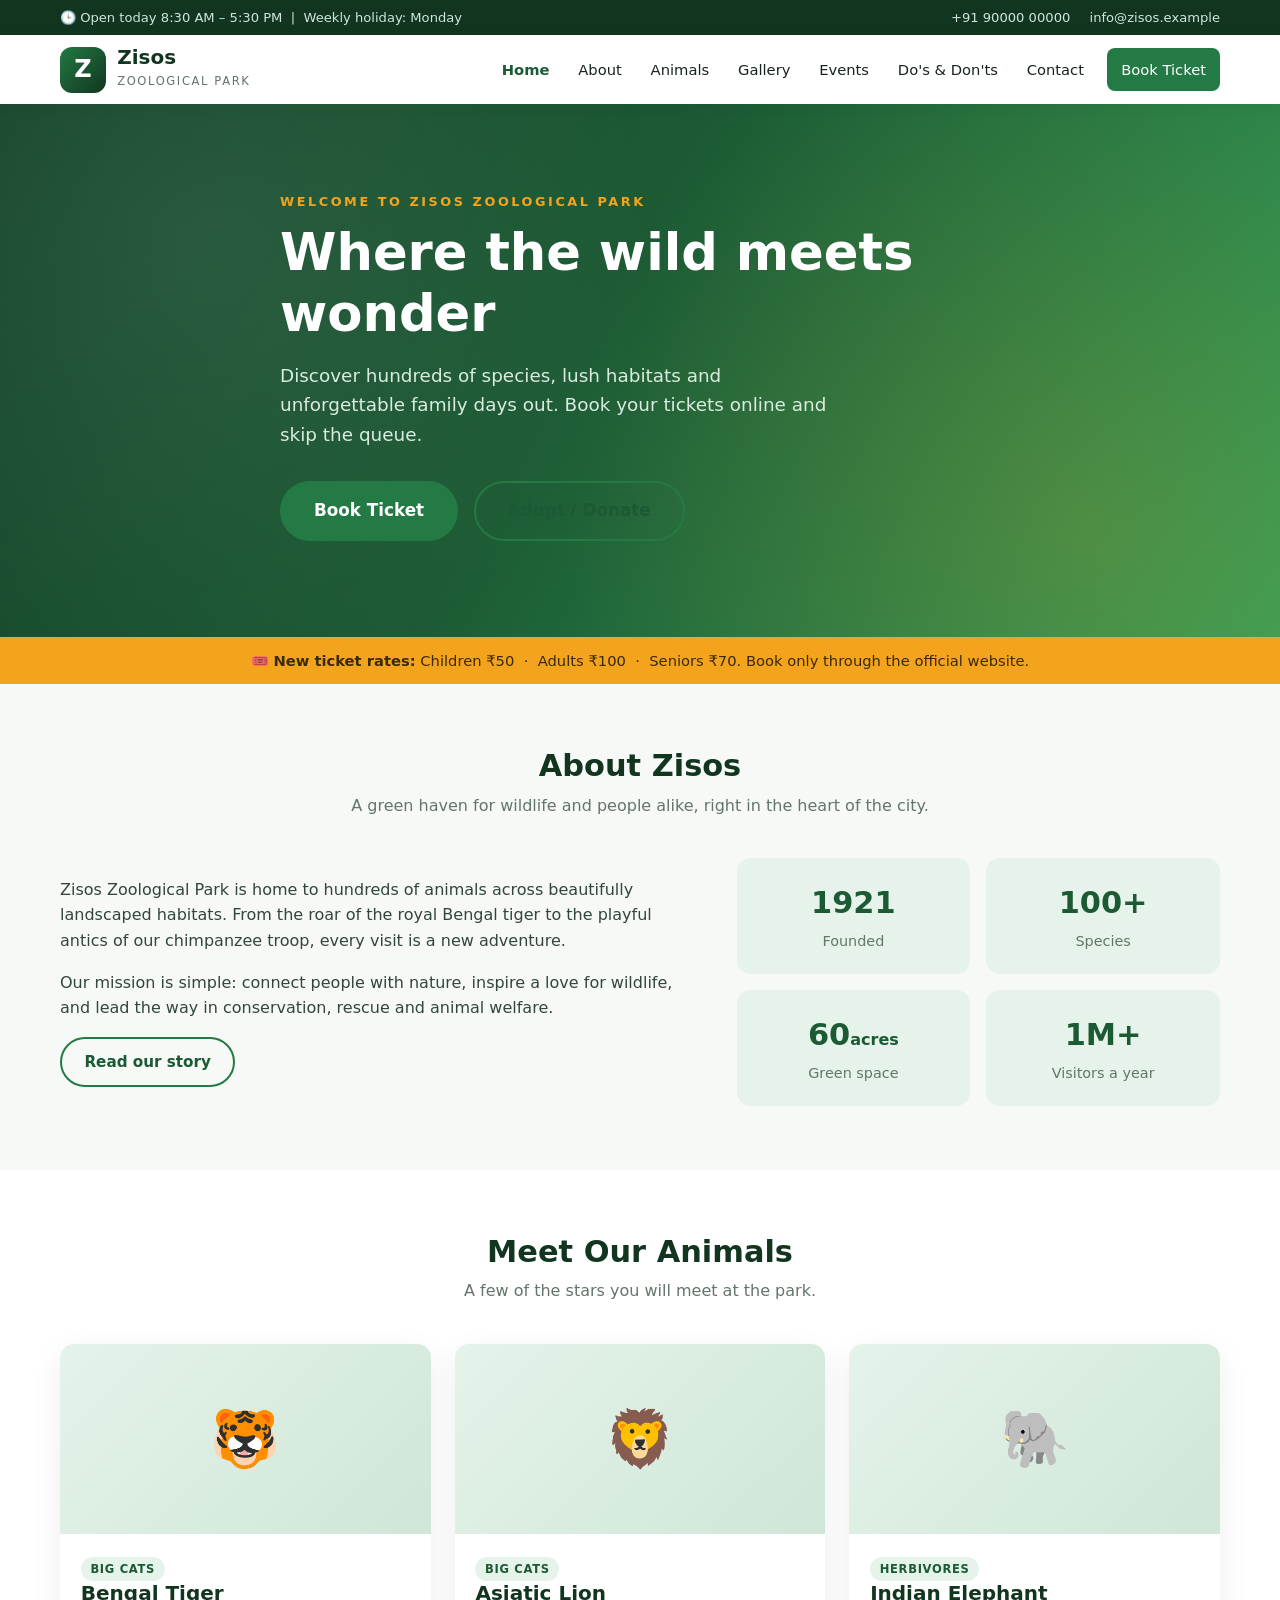
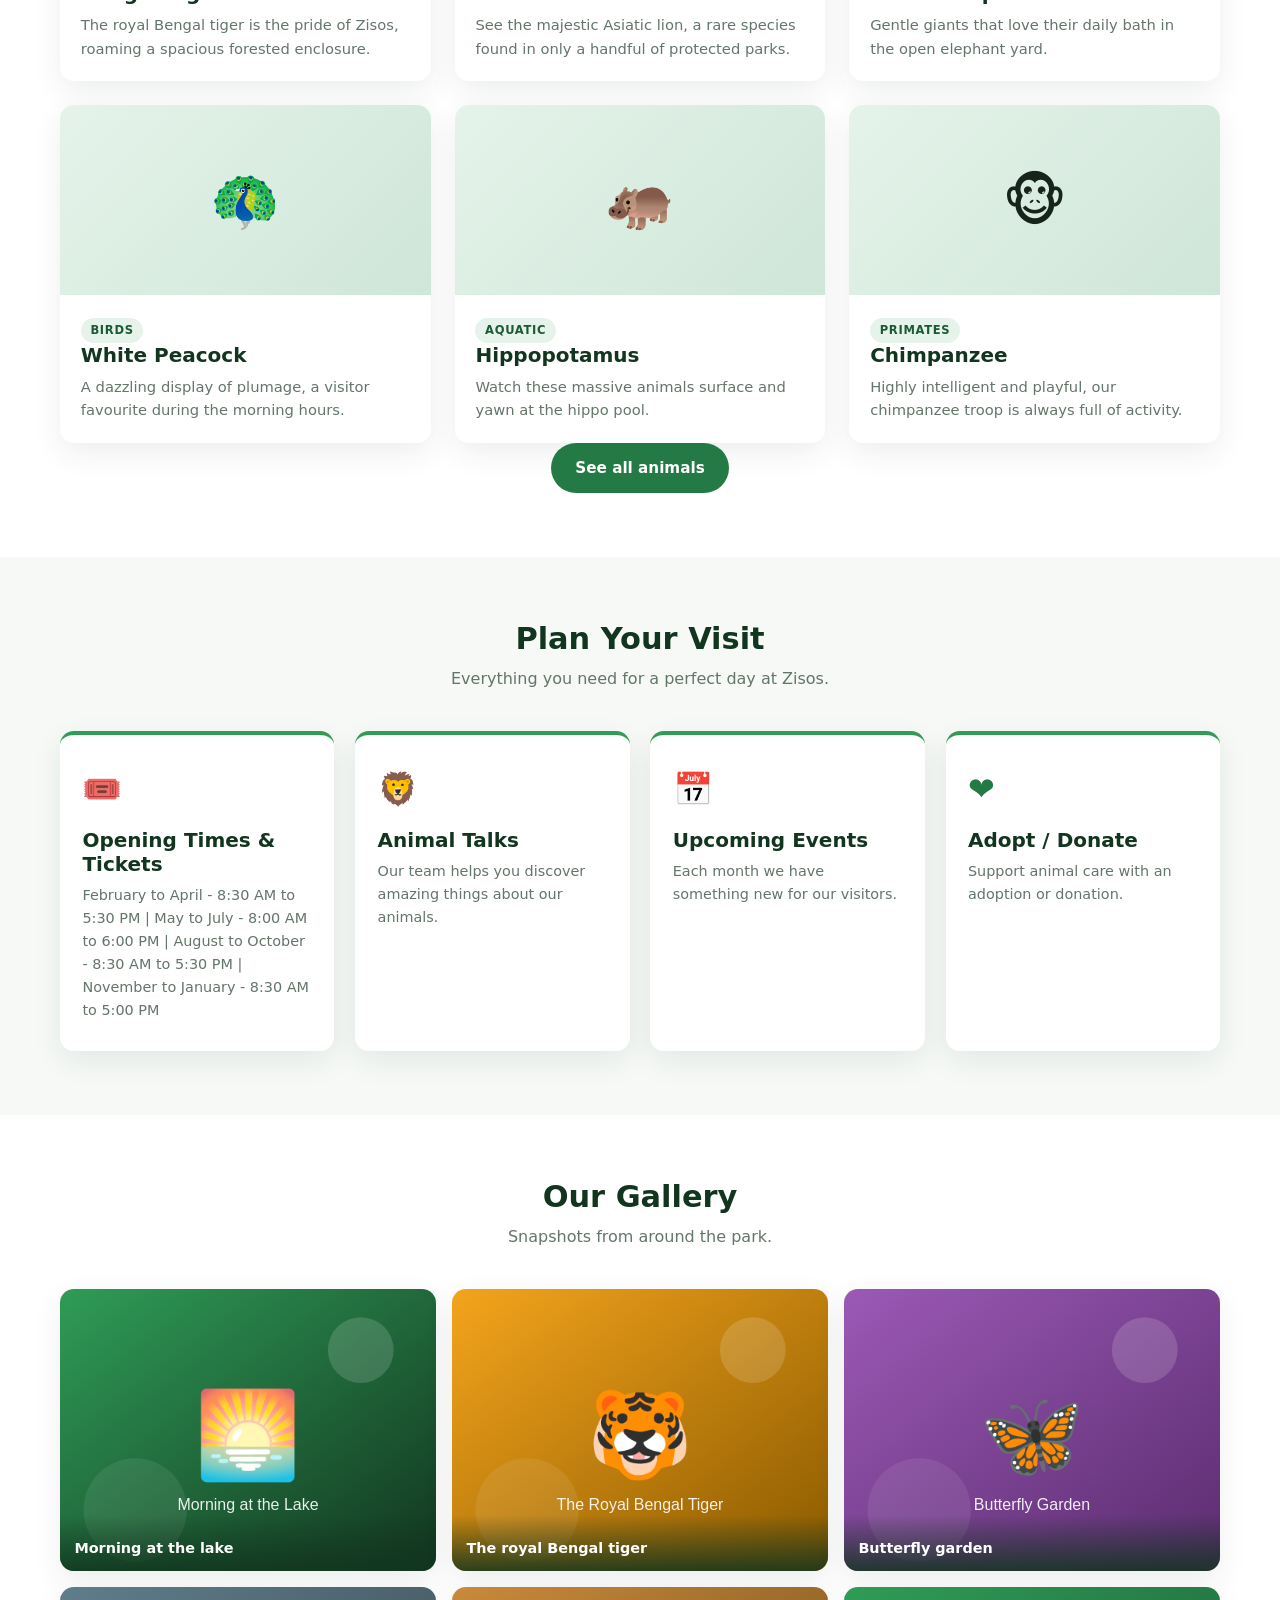
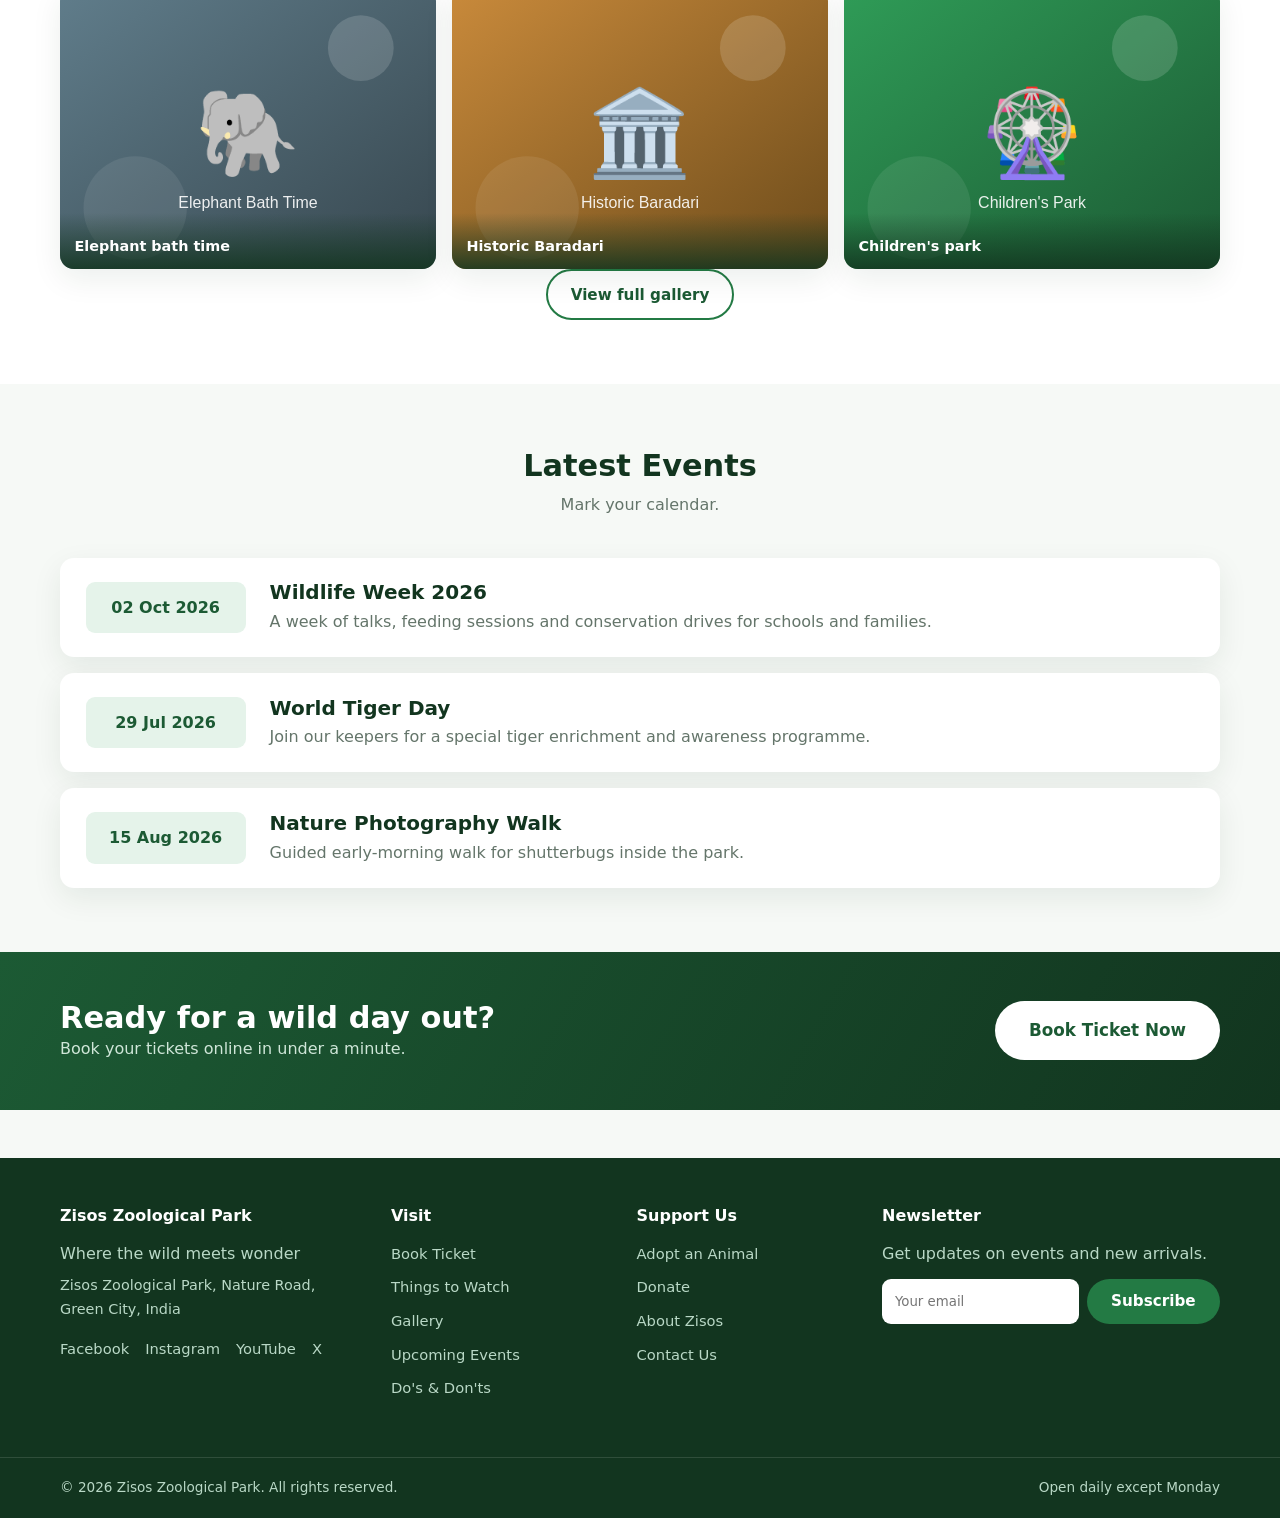
<file: index.html>
<!DOCTYPE html>
<html lang="en">
<head>
  <meta charset="UTF-8" />
  <meta name="viewport" content="width=device-width, initial-scale=1.0" />
  <title>Home | Zisos Zoological Park</title>
  <meta name="description" content="Zisos Zoological Park - Where the wild meets wonder" />
  <link rel="stylesheet" href="css/style.css" />
  <link rel="icon" href="images/favicon.svg" type="image/svg+xml" />
</head>
<body>
  <div class="topbar">
    <div class="container topbar-inner">
      <span class="topbar-note">🕒 Open today 8:30 AM – 5:30 PM &nbsp;|&nbsp; Weekly holiday: Monday</span>
      <span class="topbar-contact">
        <a href="tel:+919000000000">+91 90000 00000</a>
        <a href="mailto:info@zisos.example">info@zisos.example</a>
      </span>
    </div>
  </div>

  <header class="site-header">
    <div class="container header-inner">
      <a href="index.html" class="brand">
        <span class="brand-mark">Z</span>
        <span class="brand-text"><strong>Zisos</strong><small>Zoological Park</small></span>
      </a>
      <button class="nav-toggle" aria-label="Toggle navigation" onclick="document.body.classList.toggle('nav-open')">☰</button>
      <nav class="main-nav">
        <a href="index.html" class="active">Home</a>
        <a href="about.html">About</a>
        <a href="things.html">Animals</a>
        <a href="gallery.html">Gallery</a>
        <a href="events.html">Events</a>
        <a href="do-dont.html">Do's &amp; Don'ts</a>
        <a href="contact.html">Contact</a>
        <a href="booking.html" class="btn btn-primary nav-cta">Book Ticket</a>
      </nav>
    </div>
  </header>

  <section class="hero">
    <div class="container hero-content">
      <p class="hero-kicker">Welcome to Zisos Zoological Park</p>
      <h1>Where the wild meets wonder</h1>
      <p class="hero-sub">Discover hundreds of species, lush habitats and unforgettable family days out. Book your tickets online and skip the queue.</p>
      <div class="hero-actions">
        <a href="booking.html" class="btn btn-primary btn-lg">Book Ticket</a>
        <a href="adopt.html" class="btn btn-outline btn-lg">Adopt / Donate</a>
      </div>
    </div>
  </section>

  <section class="notice-bar">
    <div class="container">
      <p>🎟️ <strong>New ticket rates:</strong> Children ₹50 &nbsp;·&nbsp; Adults ₹100 &nbsp;·&nbsp; Seniors ₹70. Book only through the official website.</p>
    </div>
  </section>

  <section class="section">
    <div class="container">
      <div class="section-head">
        <h2>About Zisos</h2>
        <p>A green haven for wildlife and people alike, right in the heart of the city.</p>
      </div>
      <div class="about-split">
        <div>
          <p>Zisos Zoological Park is home to hundreds of animals across beautifully landscaped habitats. From the roar of the royal Bengal tiger to the playful antics of our chimpanzee troop, every visit is a new adventure.</p>
          <p>Our mission is simple: connect people with nature, inspire a love for wildlife, and lead the way in conservation, rescue and animal welfare.</p>
          <a href="about.html" class="btn btn-outline">Read our story</a>
        </div>
        <div class="about-facts">
          <div class="fact"><strong>1921</strong><span>Founded</span></div>
          <div class="fact"><strong>100+</strong><span>Species</span></div>
          <div class="fact"><strong>60<small>acres</small></strong><span>Green space</span></div>
          <div class="fact"><strong>1M+</strong><span>Visitors a year</span></div>
        </div>
      </div>
    </div>
  </section>

  <section class="section section-alt">
    <div class="container">
      <div class="section-head">
        <h2>Meet Our Animals</h2>
        <p>A few of the stars you will meet at the park.</p>
      </div>
      <div class="card-grid">
        <article class="animal-card">
          <div class="animal-media"><span class="animal-emoji">🐯</span></div>
          <div class="animal-body"><span class="tag">Big Cats</span><h3>Bengal Tiger</h3><p>The royal Bengal tiger is the pride of Zisos, roaming a spacious forested enclosure.</p></div>
        </article>
        <article class="animal-card">
          <div class="animal-media"><span class="animal-emoji">🦁</span></div>
          <div class="animal-body"><span class="tag">Big Cats</span><h3>Asiatic Lion</h3><p>See the majestic Asiatic lion, a rare species found in only a handful of protected parks.</p></div>
        </article>
        <article class="animal-card">
          <div class="animal-media"><span class="animal-emoji">🐘</span></div>
          <div class="animal-body"><span class="tag">Herbivores</span><h3>Indian Elephant</h3><p>Gentle giants that love their daily bath in the open elephant yard.</p></div>
        </article>
        <article class="animal-card">
          <div class="animal-media"><span class="animal-emoji">🦚</span></div>
          <div class="animal-body"><span class="tag">Birds</span><h3>White Peacock</h3><p>A dazzling display of plumage, a visitor favourite during the morning hours.</p></div>
        </article>
        <article class="animal-card">
          <div class="animal-media"><span class="animal-emoji">🦛</span></div>
          <div class="animal-body"><span class="tag">Aquatic</span><h3>Hippopotamus</h3><p>Watch these massive animals surface and yawn at the hippo pool.</p></div>
        </article>
        <article class="animal-card">
          <div class="animal-media"><span class="animal-emoji">🐵</span></div>
          <div class="animal-body"><span class="tag">Primates</span><h3>Chimpanzee</h3><p>Highly intelligent and playful, our chimpanzee troop is always full of activity.</p></div>
        </article>
      </div>
      <div class="center"><a href="things.html" class="btn btn-primary">See all animals</a></div>
    </div>
  </section>

  <section class="section">
    <div class="container">
      <div class="section-head">
        <h2>Plan Your Visit</h2>
        <p>Everything you need for a perfect day at Zisos.</p>
      </div>
      <div class="plan-grid">
        <a class="plan-card" href="booking.html">
          <span class="plan-icon">🎟️</span>
          <h3>Opening Times &amp; Tickets</h3>
          <p>February to April - 8:30 AM to 5:30 PM | May to July - 8:00 AM to 6:00 PM | August to October - 8:30 AM to 5:30 PM | November to January - 8:30 AM to 5:00 PM</p>
        </a>
        <a class="plan-card" href="things.html">
          <span class="plan-icon">🦁</span>
          <h3>Animal Talks</h3>
          <p>Our team helps you discover amazing things about our animals.</p>
        </a>
        <a class="plan-card" href="events.html">
          <span class="plan-icon">📅</span>
          <h3>Upcoming Events</h3>
          <p>Each month we have something new for our visitors.</p>
        </a>
        <a class="plan-card" href="adopt.html">
          <span class="plan-icon">❤️</span>
          <h3>Adopt / Donate</h3>
          <p>Support animal care with an adoption or donation.</p>
        </a>
      </div>
    </div>
  </section>

  <section class="section section-alt">
    <div class="container">
      <div class="section-head">
        <h2>Our Gallery</h2>
        <p>Snapshots from around the park.</p>
      </div>
      <div class="gallery-grid">
        <a class="gallery-item" href="gallery.html"><img src="images/gallery/lake.svg" alt="Morning at the lake" /><span class="gallery-cap">Morning at the lake</span></a>
        <a class="gallery-item" href="gallery.html"><img src="images/gallery/tiger.svg" alt="The royal Bengal tiger" /><span class="gallery-cap">The royal Bengal tiger</span></a>
        <a class="gallery-item" href="gallery.html"><img src="images/gallery/butterfly.svg" alt="Butterfly garden" /><span class="gallery-cap">Butterfly garden</span></a>
        <a class="gallery-item" href="gallery.html"><img src="images/gallery/elephant.svg" alt="Elephant bath time" /><span class="gallery-cap">Elephant bath time</span></a>
        <a class="gallery-item" href="gallery.html"><img src="images/gallery/baradari.svg" alt="Historic Baradari" /><span class="gallery-cap">Historic Baradari</span></a>
        <a class="gallery-item" href="gallery.html"><img src="images/gallery/park.svg" alt="Children's park" /><span class="gallery-cap">Children's park</span></a>
      </div>
      <div class="center"><a href="gallery.html" class="btn btn-outline">View full gallery</a></div>
    </div>
  </section>

  <section class="section">
    <div class="container">
      <div class="section-head">
        <h2>Latest Events</h2>
        <p>Mark your calendar.</p>
      </div>
      <div class="event-list">
        <div class="event-row">
          <div class="event-date">02 Oct 2026</div>
          <div><h3>Wildlife Week 2026</h3><p>A week of talks, feeding sessions and conservation drives for schools and families.</p></div>
        </div>
        <div class="event-row">
          <div class="event-date">29 Jul 2026</div>
          <div><h3>World Tiger Day</h3><p>Join our keepers for a special tiger enrichment and awareness programme.</p></div>
        </div>
        <div class="event-row">
          <div class="event-date">15 Aug 2026</div>
          <div><h3>Nature Photography Walk</h3><p>Guided early-morning walk for shutterbugs inside the park.</p></div>
        </div>
      </div>
    </div>
  </section>

  <section class="cta-band">
    <div class="container cta-inner">
      <div>
        <h2>Ready for a wild day out?</h2>
        <p>Book your tickets online in under a minute.</p>
      </div>
      <a href="booking.html" class="btn btn-light btn-lg">Book Ticket Now</a>
    </div>
  </section>

  <footer class="site-footer">
    <div class="container footer-grid">
      <div>
        <h4>Zisos Zoological Park</h4>
        <p>Where the wild meets wonder</p>
        <p class="footer-addr">Zisos Zoological Park, Nature Road, Green City, India</p>
        <div class="social">
          <a href="https://facebook.com/" target="_blank" rel="noopener">Facebook</a>
          <a href="https://instagram.com/" target="_blank" rel="noopener">Instagram</a>
          <a href="https://youtube.com/" target="_blank" rel="noopener">YouTube</a>
          <a href="https://twitter.com/" target="_blank" rel="noopener">X</a>
        </div>
      </div>
      <div>
        <h4>Visit</h4>
        <ul>
          <li><a href="booking.html">Book Ticket</a></li>
          <li><a href="things.html">Things to Watch</a></li>
          <li><a href="gallery.html">Gallery</a></li>
          <li><a href="events.html">Upcoming Events</a></li>
          <li><a href="do-dont.html">Do's &amp; Don'ts</a></li>
        </ul>
      </div>
      <div>
        <h4>Support Us</h4>
        <ul>
          <li><a href="adopt.html">Adopt an Animal</a></li>
          <li><a href="adopt.html">Donate</a></li>
          <li><a href="about.html">About Zisos</a></li>
          <li><a href="contact.html">Contact Us</a></li>
        </ul>
      </div>
      <div>
        <h4>Newsletter</h4>
        <p>Get updates on events and new arrivals.</p>
        <form class="newsletter-form js-demo-form">
          <input type="email" name="email" placeholder="Your email" required />
          <button type="submit" class="btn btn-primary">Subscribe</button>
        </form>
      </div>
    </div>
    <div class="footer-bottom">
      <div class="container">
        <span>© 2026 Zisos Zoological Park. All rights reserved.</span>
        <span>Open daily except Monday</span>
      </div>
    </div>
  </footer>
  <script src="js/main.js"></script>
</body>
</html>
</file>
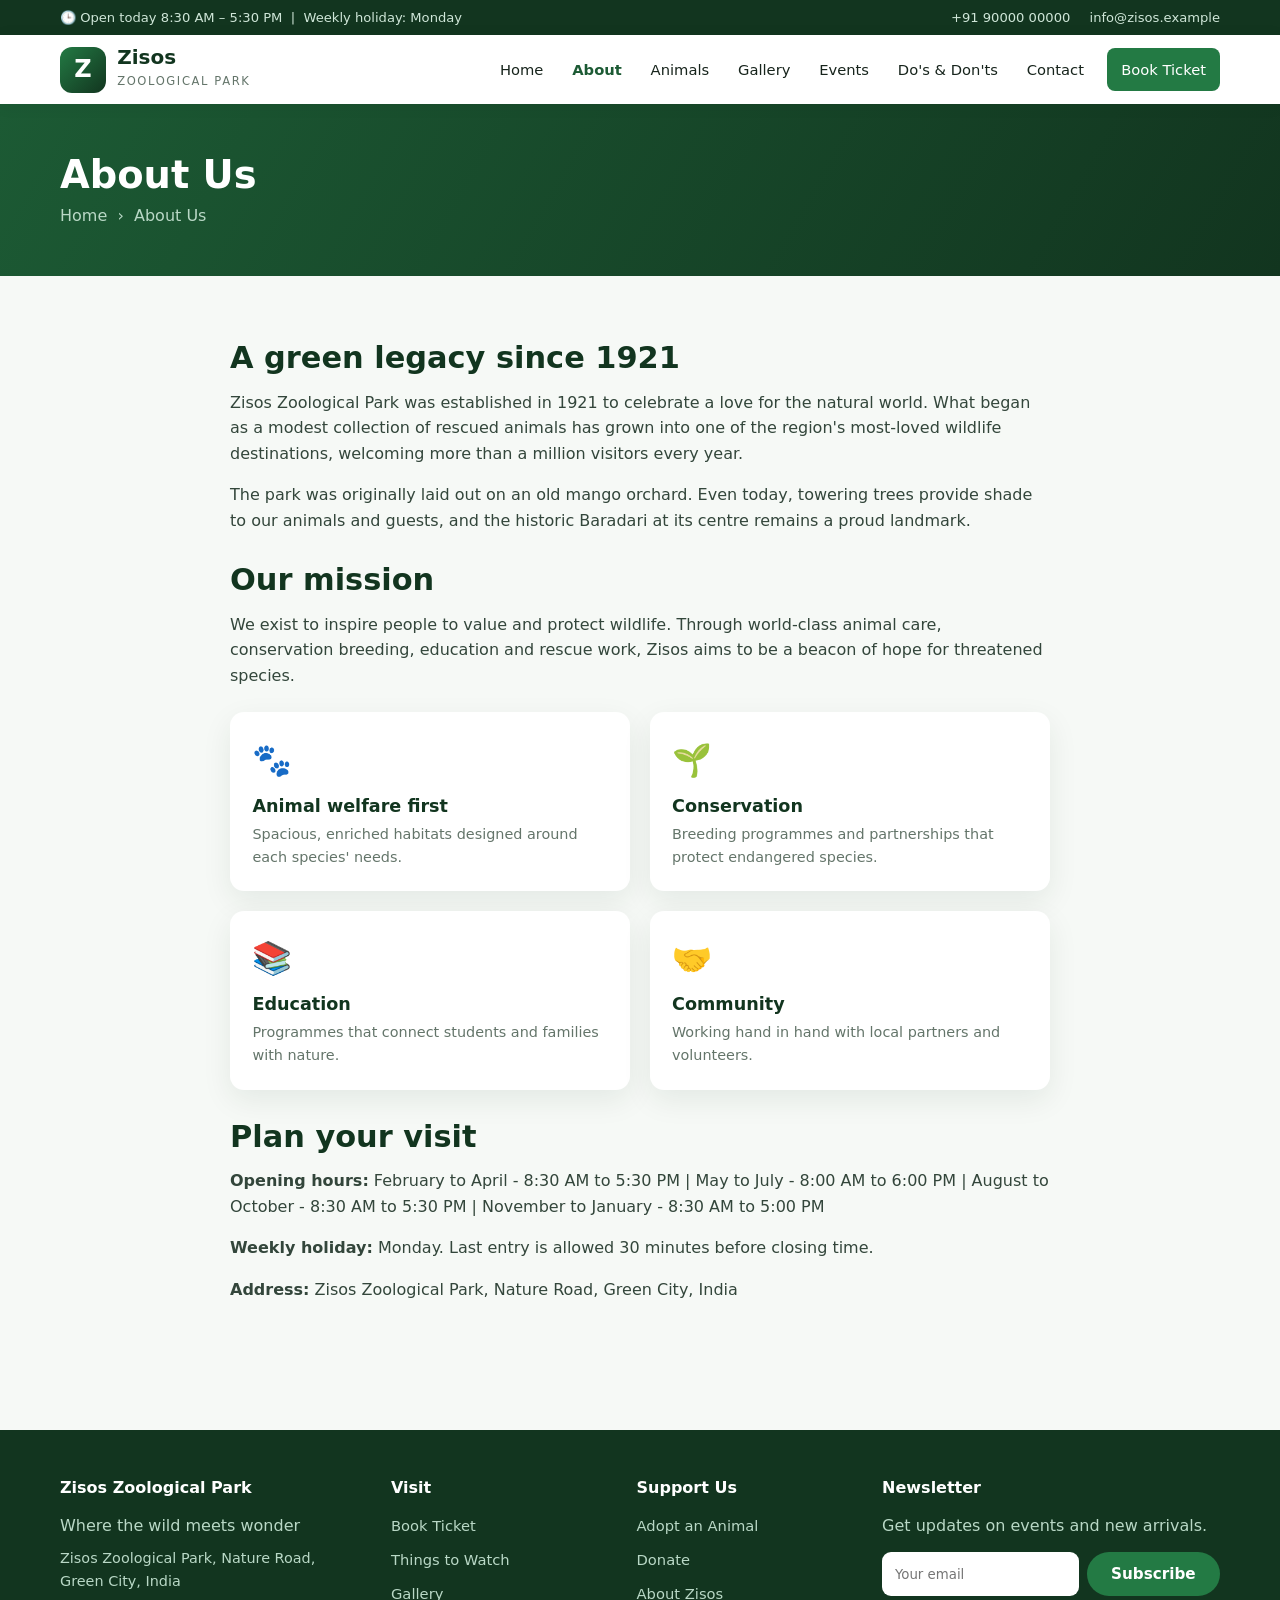
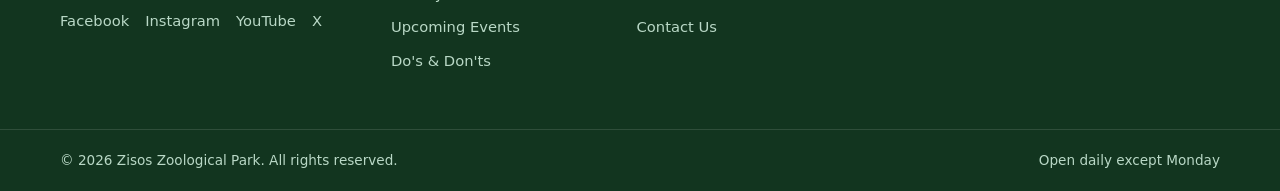
<file: about.html>
<!DOCTYPE html>
<html lang="en">
<head>
  <meta charset="UTF-8" />
  <meta name="viewport" content="width=device-width, initial-scale=1.0" />
  <title>About Us | Zisos Zoological Park</title>
  <link rel="stylesheet" href="css/style.css" />
  <link rel="icon" href="images/favicon.svg" type="image/svg+xml" />
</head>
<body>
  <div class="topbar">
    <div class="container topbar-inner">
      <span class="topbar-note">🕒 Open today 8:30 AM – 5:30 PM &nbsp;|&nbsp; Weekly holiday: Monday</span>
      <span class="topbar-contact">
        <a href="tel:+919000000000">+91 90000 00000</a>
        <a href="mailto:info@zisos.example">info@zisos.example</a>
      </span>
    </div>
  </div>

  <header class="site-header">
    <div class="container header-inner">
      <a href="index.html" class="brand">
        <span class="brand-mark">Z</span>
        <span class="brand-text"><strong>Zisos</strong><small>Zoological Park</small></span>
      </a>
      <button class="nav-toggle" aria-label="Toggle navigation" onclick="document.body.classList.toggle('nav-open')">☰</button>
      <nav class="main-nav">
        <a href="index.html">Home</a>
        <a href="about.html" class="active">About</a>
        <a href="things.html">Animals</a>
        <a href="gallery.html">Gallery</a>
        <a href="events.html">Events</a>
        <a href="do-dont.html">Do's &amp; Don'ts</a>
        <a href="contact.html">Contact</a>
        <a href="booking.html" class="btn btn-primary nav-cta">Book Ticket</a>
      </nav>
    </div>
  </header>

  <section class="page-head">
    <div class="container">
      <h1>About Us</h1>
      <p>Home &nbsp;›&nbsp; About Us</p>
    </div>
  </section>

  <section class="section">
    <div class="container prose">
      <h2>A green legacy since 1921</h2>
      <p>Zisos Zoological Park was established in 1921 to celebrate a love for the natural world. What began as a modest collection of rescued animals has grown into one of the region's most-loved wildlife destinations, welcoming more than a million visitors every year.</p>
      <p>The park was originally laid out on an old mango orchard. Even today, towering trees provide shade to our animals and guests, and the historic Baradari at its centre remains a proud landmark.</p>

      <h2>Our mission</h2>
      <p>We exist to inspire people to value and protect wildlife. Through world-class animal care, conservation breeding, education and rescue work, Zisos aims to be a beacon of hope for threatened species.</p>

      <div class="value-grid">
        <div class="value-card"><span class="plan-icon">🐾</span><h3>Animal welfare first</h3><p>Spacious, enriched habitats designed around each species' needs.</p></div>
        <div class="value-card"><span class="plan-icon">🌱</span><h3>Conservation</h3><p>Breeding programmes and partnerships that protect endangered species.</p></div>
        <div class="value-card"><span class="plan-icon">📚</span><h3>Education</h3><p>Programmes that connect students and families with nature.</p></div>
        <div class="value-card"><span class="plan-icon">🤝</span><h3>Community</h3><p>Working hand in hand with local partners and volunteers.</p></div>
      </div>

      <h2>Plan your visit</h2>
      <p><strong>Opening hours:</strong> February to April - 8:30 AM to 5:30 PM | May to July - 8:00 AM to 6:00 PM | August to October - 8:30 AM to 5:30 PM | November to January - 8:30 AM to 5:00 PM</p>
      <p><strong>Weekly holiday:</strong> Monday. Last entry is allowed 30 minutes before closing time.</p>
      <p><strong>Address:</strong> Zisos Zoological Park, Nature Road, Green City, India</p>
    </div>
  </section>

  <footer class="site-footer">
    <div class="container footer-grid">
      <div>
        <h4>Zisos Zoological Park</h4>
        <p>Where the wild meets wonder</p>
        <p class="footer-addr">Zisos Zoological Park, Nature Road, Green City, India</p>
        <div class="social">
          <a href="https://facebook.com/" target="_blank" rel="noopener">Facebook</a>
          <a href="https://instagram.com/" target="_blank" rel="noopener">Instagram</a>
          <a href="https://youtube.com/" target="_blank" rel="noopener">YouTube</a>
          <a href="https://twitter.com/" target="_blank" rel="noopener">X</a>
        </div>
      </div>
      <div>
        <h4>Visit</h4>
        <ul>
          <li><a href="booking.html">Book Ticket</a></li>
          <li><a href="things.html">Things to Watch</a></li>
          <li><a href="gallery.html">Gallery</a></li>
          <li><a href="events.html">Upcoming Events</a></li>
          <li><a href="do-dont.html">Do's &amp; Don'ts</a></li>
        </ul>
      </div>
      <div>
        <h4>Support Us</h4>
        <ul>
          <li><a href="adopt.html">Adopt an Animal</a></li>
          <li><a href="adopt.html">Donate</a></li>
          <li><a href="about.html">About Zisos</a></li>
          <li><a href="contact.html">Contact Us</a></li>
        </ul>
      </div>
      <div>
        <h4>Newsletter</h4>
        <p>Get updates on events and new arrivals.</p>
        <form class="newsletter-form js-demo-form">
          <input type="email" name="email" placeholder="Your email" required />
          <button type="submit" class="btn btn-primary">Subscribe</button>
        </form>
      </div>
    </div>
    <div class="footer-bottom">
      <div class="container">
        <span>© 2026 Zisos Zoological Park. All rights reserved.</span>
        <span>Open daily except Monday</span>
      </div>
    </div>
  </footer>
  <script src="js/main.js"></script>
</body>
</html>
</file>
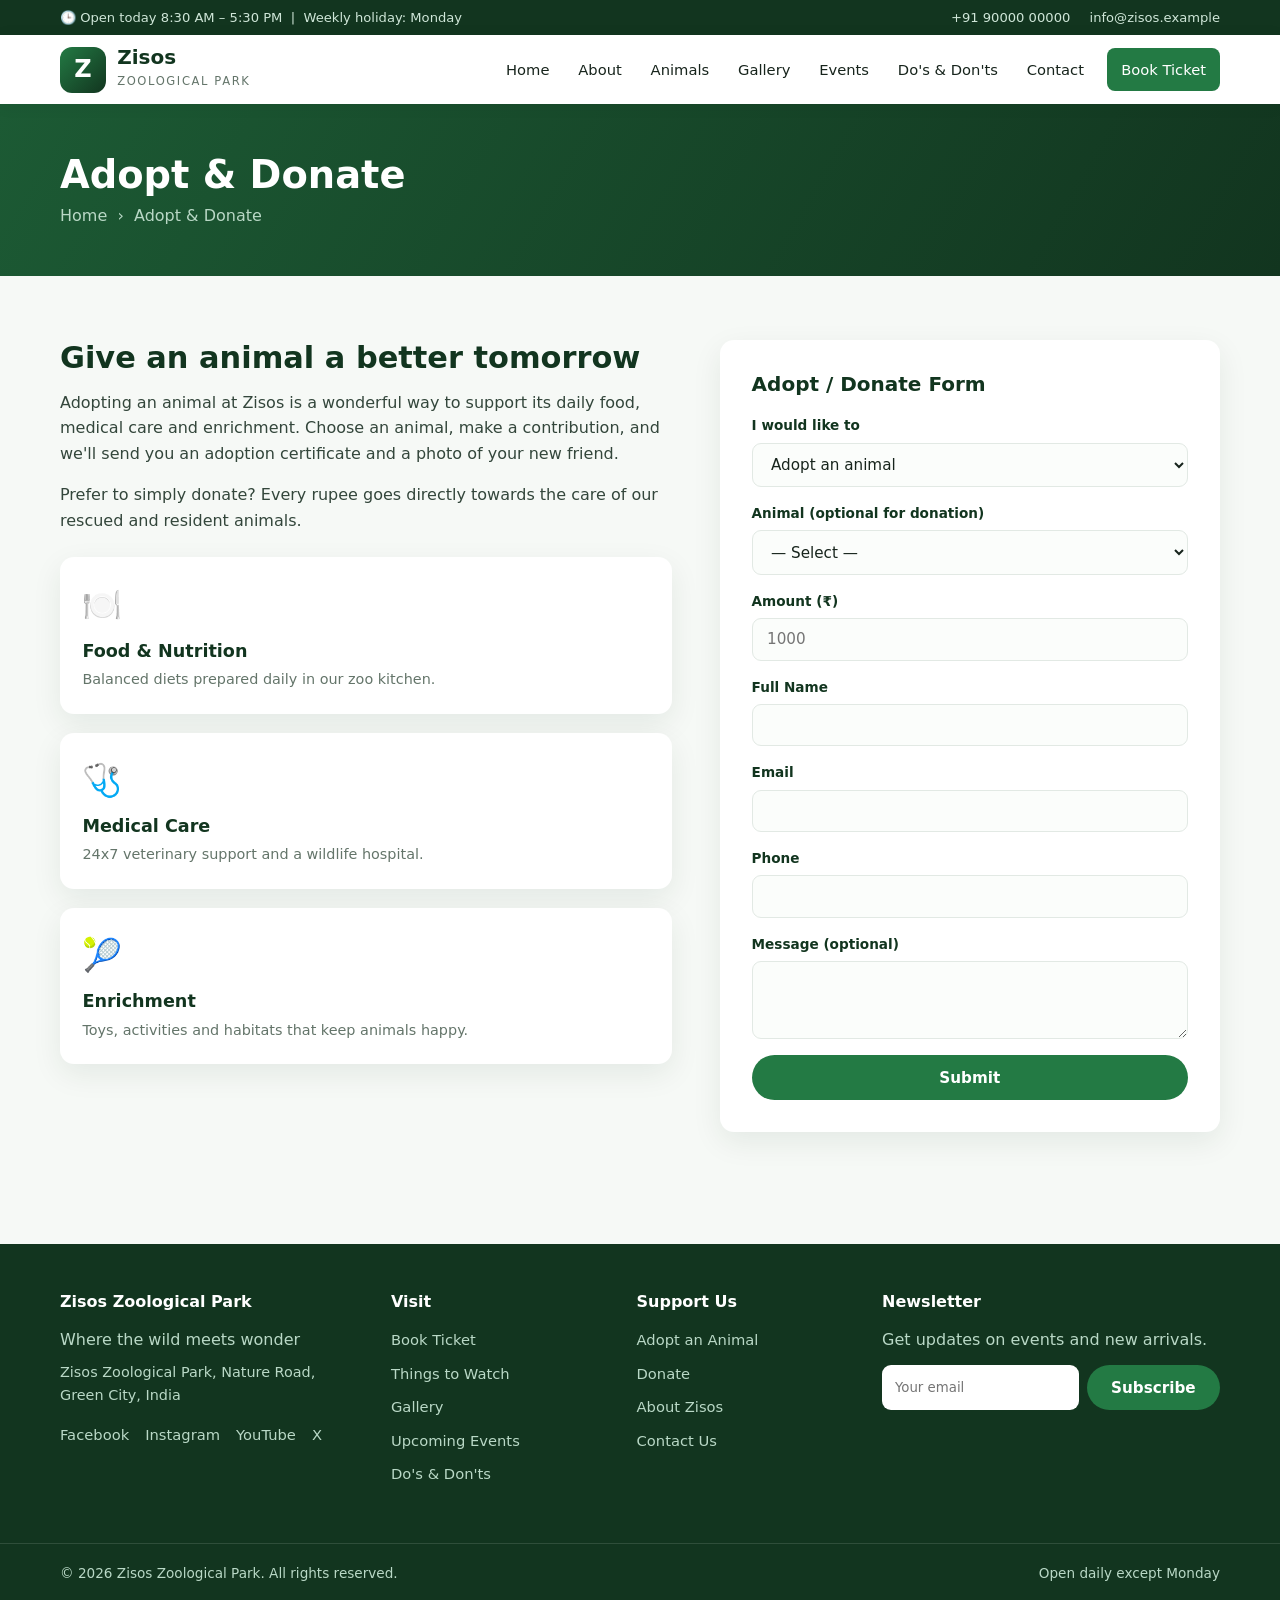
<file: adopt.html>
<!DOCTYPE html>
<html lang="en">
<head>
  <meta charset="UTF-8" />
  <meta name="viewport" content="width=device-width, initial-scale=1.0" />
  <title>Adopt &amp; Donate | Zisos Zoological Park</title>
  <link rel="stylesheet" href="css/style.css" />
  <link rel="icon" href="images/favicon.svg" type="image/svg+xml" />
</head>
<body>
  <div class="topbar">
    <div class="container topbar-inner">
      <span class="topbar-note">🕒 Open today 8:30 AM – 5:30 PM &nbsp;|&nbsp; Weekly holiday: Monday</span>
      <span class="topbar-contact">
        <a href="tel:+919000000000">+91 90000 00000</a>
        <a href="mailto:info@zisos.example">info@zisos.example</a>
      </span>
    </div>
  </div>

  <header class="site-header">
    <div class="container header-inner">
      <a href="index.html" class="brand">
        <span class="brand-mark">Z</span>
        <span class="brand-text"><strong>Zisos</strong><small>Zoological Park</small></span>
      </a>
      <button class="nav-toggle" aria-label="Toggle navigation" onclick="document.body.classList.toggle('nav-open')">☰</button>
      <nav class="main-nav">
        <a href="index.html">Home</a>
        <a href="about.html">About</a>
        <a href="things.html">Animals</a>
        <a href="gallery.html">Gallery</a>
        <a href="events.html">Events</a>
        <a href="do-dont.html">Do's &amp; Don'ts</a>
        <a href="contact.html">Contact</a>
        <a href="booking.html" class="btn btn-primary nav-cta">Book Ticket</a>
      </nav>
    </div>
  </header>

  <section class="page-head">
    <div class="container">
      <h1>Adopt &amp; Donate</h1>
      <p>Home &nbsp;›&nbsp; Adopt &amp; Donate</p>
    </div>
  </section>

  <section class="section">
    <div class="container two-col">
      <div class="prose">
        <h2>Give an animal a better tomorrow</h2>
        <p>Adopting an animal at Zisos is a wonderful way to support its daily food, medical care and enrichment. Choose an animal, make a contribution, and we'll send you an adoption certificate and a photo of your new friend.</p>
        <p>Prefer to simply donate? Every rupee goes directly towards the care of our rescued and resident animals.</p>
        <div class="value-grid single">
          <div class="value-card"><span class="plan-icon">🍽️</span><h3>Food &amp; Nutrition</h3><p>Balanced diets prepared daily in our zoo kitchen.</p></div>
          <div class="value-card"><span class="plan-icon">🩺</span><h3>Medical Care</h3><p>24x7 veterinary support and a wildlife hospital.</p></div>
          <div class="value-card"><span class="plan-icon">🎾</span><h3>Enrichment</h3><p>Toys, activities and habitats that keep animals happy.</p></div>
        </div>
      </div>

      <div class="form-card">
        <h3>Adopt / Donate Form</h3>
        <form class="form js-demo-form" data-success="Thank you! Your request has been received. Our team will contact you shortly with the details and your certificate.">
          <div class="field">
            <label for="kind">I would like to</label>
            <select id="kind" name="kind">
              <option value="adopt">Adopt an animal</option>
              <option value="donate">Make a donation</option>
            </select>
          </div>
          <div class="field">
            <label for="animal">Animal (optional for donation)</label>
            <select id="animal" name="animal">
              <option value="">— Select —</option>
              <option>Bengal Tiger</option>
              <option>Asiatic Lion</option>
              <option>Indian Elephant</option>
              <option>White Peacock</option>
              <option>Hippopotamus</option>
              <option>Chimpanzee</option>
              <option>Indian Rhinoceros</option>
              <option>Emperor Penguin</option>
            </select>
          </div>
          <div class="field">
            <label for="amount">Amount (₹)</label>
            <input type="number" id="amount" name="amount" min="0" step="50" placeholder="1000" />
          </div>
          <div class="field">
            <label for="name">Full Name</label>
            <input type="text" id="name" name="name" required />
          </div>
          <div class="field">
            <label for="email">Email</label>
            <input type="email" id="email" name="email" required />
          </div>
          <div class="field">
            <label for="phone">Phone</label>
            <input type="tel" id="phone" name="phone" />
          </div>
          <div class="field">
            <label for="message">Message (optional)</label>
            <textarea id="message" name="message" rows="3"></textarea>
          </div>
          <button type="submit" class="btn btn-primary btn-block">Submit</button>
        </form>
      </div>
    </div>
  </section>

  <footer class="site-footer">
    <div class="container footer-grid">
      <div>
        <h4>Zisos Zoological Park</h4>
        <p>Where the wild meets wonder</p>
        <p class="footer-addr">Zisos Zoological Park, Nature Road, Green City, India</p>
        <div class="social">
          <a href="https://facebook.com/" target="_blank" rel="noopener">Facebook</a>
          <a href="https://instagram.com/" target="_blank" rel="noopener">Instagram</a>
          <a href="https://youtube.com/" target="_blank" rel="noopener">YouTube</a>
          <a href="https://twitter.com/" target="_blank" rel="noopener">X</a>
        </div>
      </div>
      <div>
        <h4>Visit</h4>
        <ul>
          <li><a href="booking.html">Book Ticket</a></li>
          <li><a href="things.html">Things to Watch</a></li>
          <li><a href="gallery.html">Gallery</a></li>
          <li><a href="events.html">Upcoming Events</a></li>
          <li><a href="do-dont.html">Do's &amp; Don'ts</a></li>
        </ul>
      </div>
      <div>
        <h4>Support Us</h4>
        <ul>
          <li><a href="adopt.html">Adopt an Animal</a></li>
          <li><a href="adopt.html">Donate</a></li>
          <li><a href="about.html">About Zisos</a></li>
          <li><a href="contact.html">Contact Us</a></li>
        </ul>
      </div>
      <div>
        <h4>Newsletter</h4>
        <p>Get updates on events and new arrivals.</p>
        <form class="newsletter-form js-demo-form" data-success="Subscribed! Thank you.">
          <input type="email" name="email" placeholder="Your email" required />
          <button type="submit" class="btn btn-primary">Subscribe</button>
        </form>
      </div>
    </div>
    <div class="footer-bottom">
      <div class="container">
        <span>© 2026 Zisos Zoological Park. All rights reserved.</span>
        <span>Open daily except Monday</span>
      </div>
    </div>
  </footer>
  <script src="js/main.js"></script>
</body>
</html>
</file>
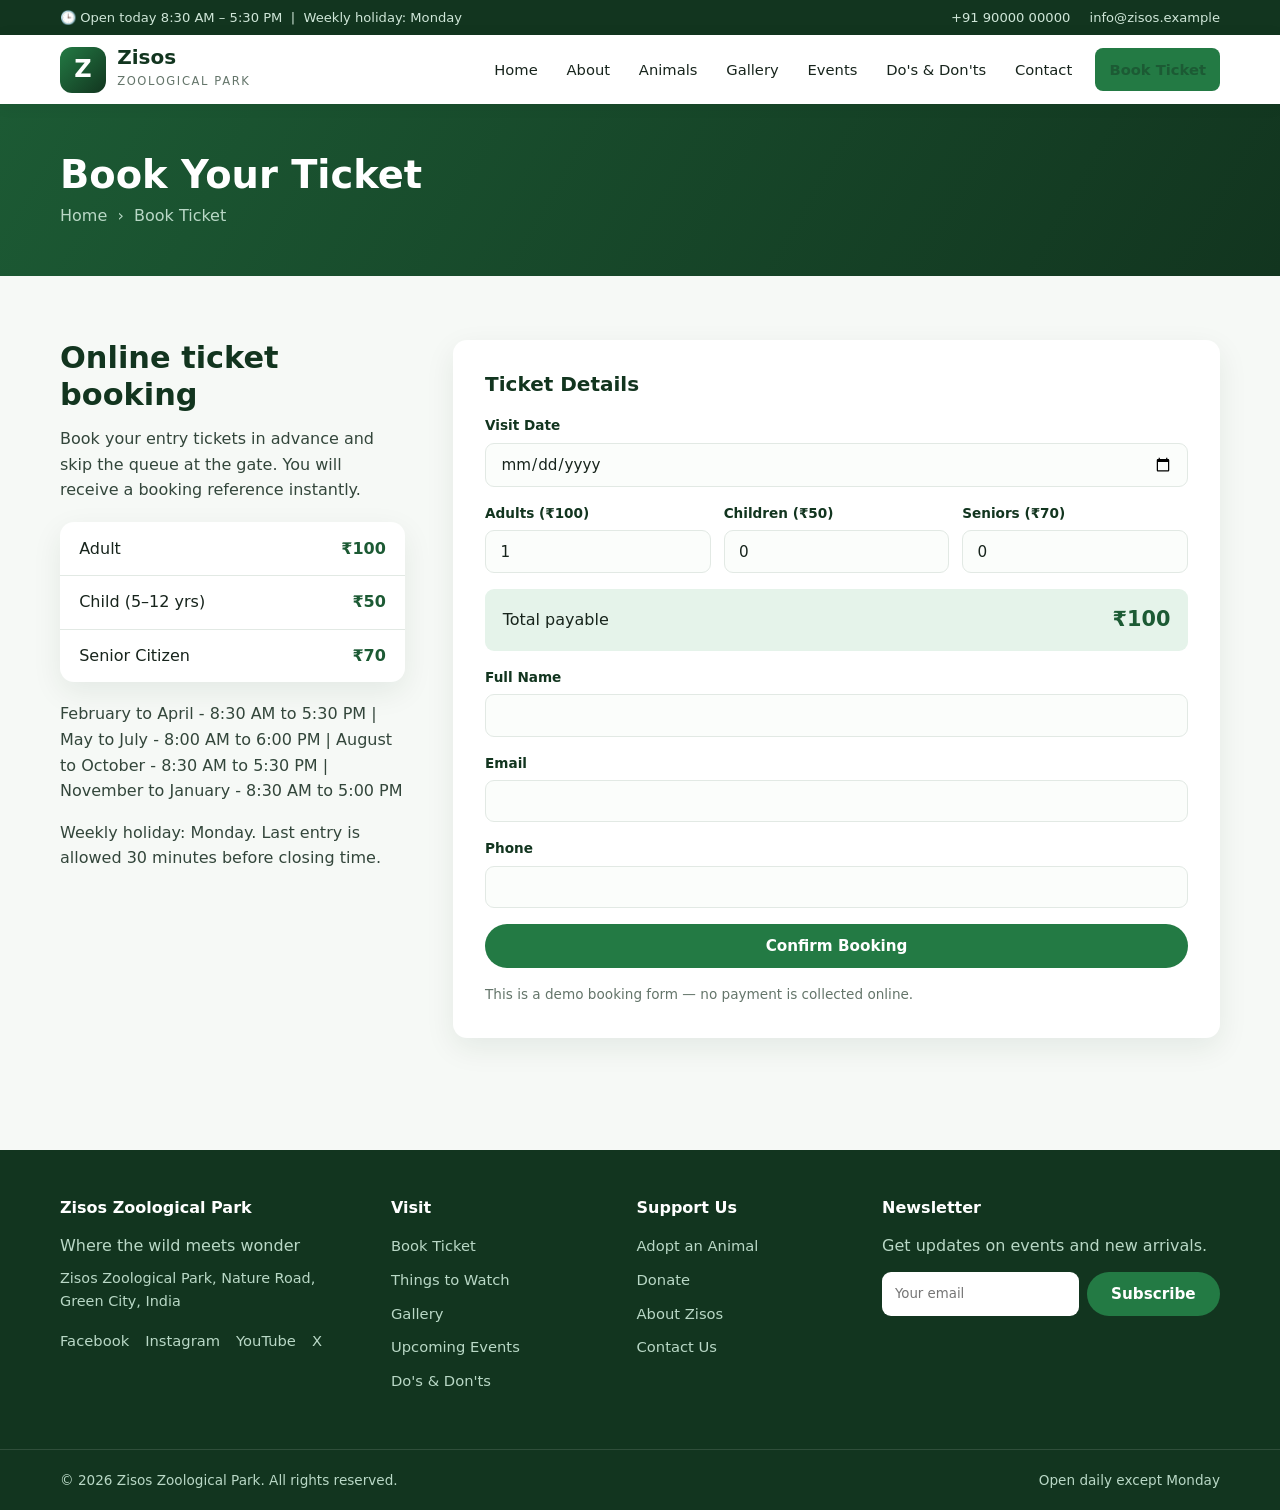
<file: booking.html>
<!DOCTYPE html>
<html lang="en">
<head>
  <meta charset="UTF-8" />
  <meta name="viewport" content="width=device-width, initial-scale=1.0" />
  <title>Book Ticket | Zisos Zoological Park</title>
  <link rel="stylesheet" href="css/style.css" />
  <link rel="icon" href="images/favicon.svg" type="image/svg+xml" />
</head>
<body>
  <div class="topbar">
    <div class="container topbar-inner">
      <span class="topbar-note">🕒 Open today 8:30 AM – 5:30 PM &nbsp;|&nbsp; Weekly holiday: Monday</span>
      <span class="topbar-contact">
        <a href="tel:+919000000000">+91 90000 00000</a>
        <a href="mailto:info@zisos.example">info@zisos.example</a>
      </span>
    </div>
  </div>

  <header class="site-header">
    <div class="container header-inner">
      <a href="index.html" class="brand">
        <span class="brand-mark">Z</span>
        <span class="brand-text"><strong>Zisos</strong><small>Zoological Park</small></span>
      </a>
      <button class="nav-toggle" aria-label="Toggle navigation" onclick="document.body.classList.toggle('nav-open')">☰</button>
      <nav class="main-nav">
        <a href="index.html">Home</a>
        <a href="about.html">About</a>
        <a href="things.html">Animals</a>
        <a href="gallery.html">Gallery</a>
        <a href="events.html">Events</a>
        <a href="do-dont.html">Do's &amp; Don'ts</a>
        <a href="contact.html">Contact</a>
        <a href="booking.html" class="btn btn-primary nav-cta active">Book Ticket</a>
      </nav>
    </div>
  </header>

  <section class="page-head">
    <div class="container">
      <h1>Book Your Ticket</h1>
      <p>Home &nbsp;›&nbsp; Book Ticket</p>
    </div>
  </section>

  <section class="section">
    <div class="container two-col">
      <div class="prose">
        <h2>Online ticket booking</h2>
        <p>Book your entry tickets in advance and skip the queue at the gate. You will receive a booking reference instantly.</p>
        <div class="price-table">
          <div class="price-row"><span>Adult</span><strong>₹100</strong></div>
          <div class="price-row"><span>Child (5–12 yrs)</span><strong>₹50</strong></div>
          <div class="price-row"><span>Senior Citizen</span><strong>₹70</strong></div>
        </div>
        <p class="muted">February to April - 8:30 AM to 5:30 PM | May to July - 8:00 AM to 6:00 PM | August to October - 8:30 AM to 5:30 PM | November to January - 8:30 AM to 5:00 PM</p>
        <p class="muted">Weekly holiday: Monday. Last entry is allowed 30 minutes before closing time.</p>
      </div>

      <div class="form-card">
        <h3>Ticket Details</h3>
        <form class="form" id="bookingForm">
          <div class="field">
            <label for="visit_date">Visit Date</label>
            <input type="date" id="visit_date" name="visit_date" required />
          </div>
          <div class="field-row">
            <div class="field">
              <label for="adults">Adults (₹100)</label>
              <input type="number" id="adults" name="adults" min="0" value="1" data-price="100" class="qty" />
            </div>
            <div class="field">
              <label for="children">Children (₹50)</label>
              <input type="number" id="children" name="children" min="0" value="0" data-price="50" class="qty" />
            </div>
            <div class="field">
              <label for="seniors">Seniors (₹70)</label>
              <input type="number" id="seniors" name="seniors" min="0" value="0" data-price="70" class="qty" />
            </div>
          </div>
          <div class="total-box">
            <span>Total payable</span>
            <strong id="totalAmount">₹0</strong>
          </div>
          <div class="field">
            <label for="name">Full Name</label>
            <input type="text" id="name" name="name" required />
          </div>
          <div class="field">
            <label for="email">Email</label>
            <input type="email" id="email" name="email" required />
          </div>
          <div class="field">
            <label for="phone">Phone</label>
            <input type="tel" id="phone" name="phone" required />
          </div>
          <button type="submit" class="btn btn-primary btn-block">Confirm Booking</button>
          <p class="muted small">This is a demo booking form — no payment is collected online.</p>
        </form>
      </div>
    </div>
  </section>

  <footer class="site-footer">
    <div class="container footer-grid">
      <div>
        <h4>Zisos Zoological Park</h4>
        <p>Where the wild meets wonder</p>
        <p class="footer-addr">Zisos Zoological Park, Nature Road, Green City, India</p>
        <div class="social">
          <a href="https://facebook.com/" target="_blank" rel="noopener">Facebook</a>
          <a href="https://instagram.com/" target="_blank" rel="noopener">Instagram</a>
          <a href="https://youtube.com/" target="_blank" rel="noopener">YouTube</a>
          <a href="https://twitter.com/" target="_blank" rel="noopener">X</a>
        </div>
      </div>
      <div>
        <h4>Visit</h4>
        <ul>
          <li><a href="booking.html">Book Ticket</a></li>
          <li><a href="things.html">Things to Watch</a></li>
          <li><a href="gallery.html">Gallery</a></li>
          <li><a href="events.html">Upcoming Events</a></li>
          <li><a href="do-dont.html">Do's &amp; Don'ts</a></li>
        </ul>
      </div>
      <div>
        <h4>Support Us</h4>
        <ul>
          <li><a href="adopt.html">Adopt an Animal</a></li>
          <li><a href="adopt.html">Donate</a></li>
          <li><a href="about.html">About Zisos</a></li>
          <li><a href="contact.html">Contact Us</a></li>
        </ul>
      </div>
      <div>
        <h4>Newsletter</h4>
        <p>Get updates on events and new arrivals.</p>
        <form class="newsletter-form js-demo-form" data-success="Subscribed! Thank you.">
          <input type="email" name="email" placeholder="Your email" required />
          <button type="submit" class="btn btn-primary">Subscribe</button>
        </form>
      </div>
    </div>
    <div class="footer-bottom">
      <div class="container">
        <span>© 2026 Zisos Zoological Park. All rights reserved.</span>
        <span>Open daily except Monday</span>
      </div>
    </div>
  </footer>
  <script src="js/main.js"></script>
</body>
</html>
</file>
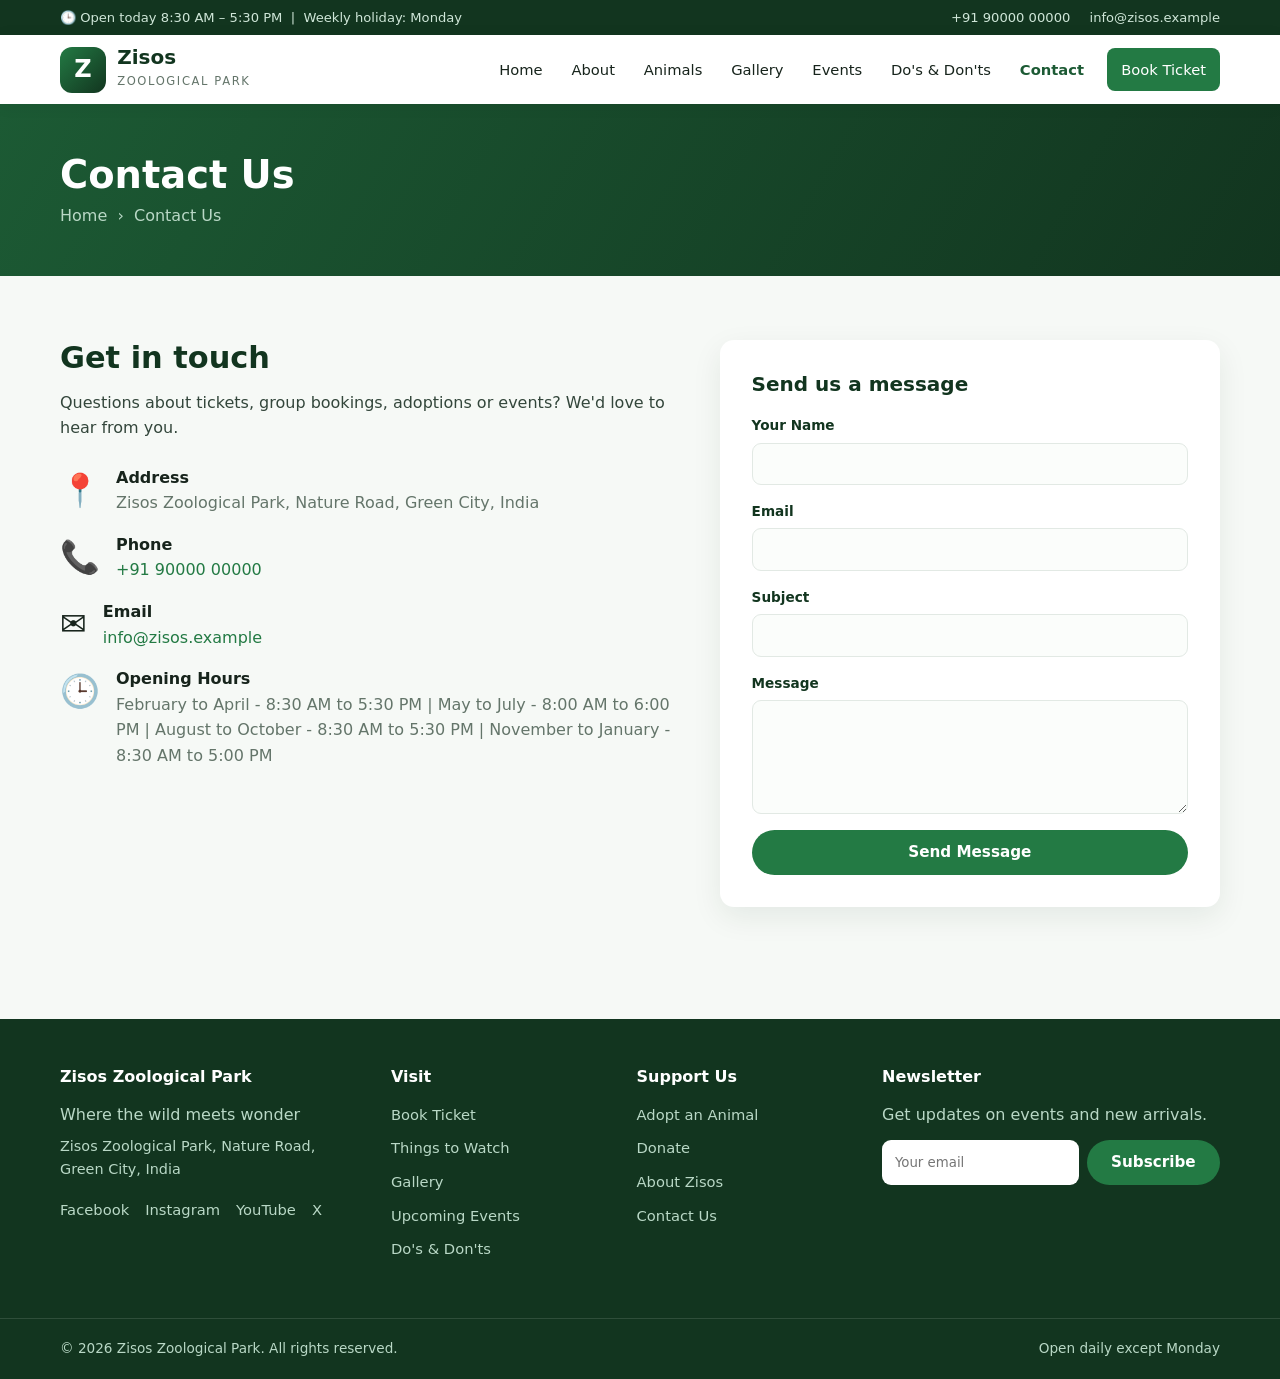
<file: contact.html>
<!DOCTYPE html>
<html lang="en">
<head>
  <meta charset="UTF-8" />
  <meta name="viewport" content="width=device-width, initial-scale=1.0" />
  <title>Contact Us | Zisos Zoological Park</title>
  <link rel="stylesheet" href="css/style.css" />
  <link rel="icon" href="images/favicon.svg" type="image/svg+xml" />
</head>
<body>
  <div class="topbar">
    <div class="container topbar-inner">
      <span class="topbar-note">🕒 Open today 8:30 AM – 5:30 PM &nbsp;|&nbsp; Weekly holiday: Monday</span>
      <span class="topbar-contact">
        <a href="tel:+919000000000">+91 90000 00000</a>
        <a href="mailto:info@zisos.example">info@zisos.example</a>
      </span>
    </div>
  </div>

  <header class="site-header">
    <div class="container header-inner">
      <a href="index.html" class="brand">
        <span class="brand-mark">Z</span>
        <span class="brand-text"><strong>Zisos</strong><small>Zoological Park</small></span>
      </a>
      <button class="nav-toggle" aria-label="Toggle navigation" onclick="document.body.classList.toggle('nav-open')">☰</button>
      <nav class="main-nav">
        <a href="index.html">Home</a>
        <a href="about.html">About</a>
        <a href="things.html">Animals</a>
        <a href="gallery.html">Gallery</a>
        <a href="events.html">Events</a>
        <a href="do-dont.html">Do's &amp; Don'ts</a>
        <a href="contact.html" class="active">Contact</a>
        <a href="booking.html" class="btn btn-primary nav-cta">Book Ticket</a>
      </nav>
    </div>
  </header>

  <section class="page-head">
    <div class="container">
      <h1>Contact Us</h1>
      <p>Home &nbsp;›&nbsp; Contact Us</p>
    </div>
  </section>

  <section class="section">
    <div class="container two-col">
      <div class="prose">
        <h2>Get in touch</h2>
        <p>Questions about tickets, group bookings, adoptions or events? We'd love to hear from you.</p>
        <ul class="contact-list">
          <li><span class="plan-icon">📍</span><div><strong>Address</strong><p>Zisos Zoological Park, Nature Road, Green City, India</p></div></li>
          <li><span class="plan-icon">📞</span><div><strong>Phone</strong><p><a href="tel:+919000000000">+91 90000 00000</a></p></div></li>
          <li><span class="plan-icon">✉️</span><div><strong>Email</strong><p><a href="mailto:info@zisos.example">info@zisos.example</a></p></div></li>
          <li><span class="plan-icon">🕒</span><div><strong>Opening Hours</strong><p>February to April - 8:30 AM to 5:30 PM | May to July - 8:00 AM to 6:00 PM | August to October - 8:30 AM to 5:30 PM | November to January - 8:30 AM to 5:00 PM</p></div></li>
        </ul>
      </div>

      <div class="form-card">
        <h3>Send us a message</h3>
        <form class="form js-demo-form" data-success="Message sent! Thank you for reaching out — our team will get back to you soon.">
          <div class="field">
            <label for="name">Your Name</label>
            <input type="text" id="name" name="name" required />
          </div>
          <div class="field">
            <label for="email">Email</label>
            <input type="email" id="email" name="email" required />
          </div>
          <div class="field">
            <label for="subject">Subject</label>
            <input type="text" id="subject" name="subject" />
          </div>
          <div class="field">
            <label for="message">Message</label>
            <textarea id="message" name="message" rows="5" required></textarea>
          </div>
          <button type="submit" class="btn btn-primary btn-block">Send Message</button>
        </form>
      </div>
    </div>
  </section>

  <footer class="site-footer">
    <div class="container footer-grid">
      <div>
        <h4>Zisos Zoological Park</h4>
        <p>Where the wild meets wonder</p>
        <p class="footer-addr">Zisos Zoological Park, Nature Road, Green City, India</p>
        <div class="social">
          <a href="https://facebook.com/" target="_blank" rel="noopener">Facebook</a>
          <a href="https://instagram.com/" target="_blank" rel="noopener">Instagram</a>
          <a href="https://youtube.com/" target="_blank" rel="noopener">YouTube</a>
          <a href="https://twitter.com/" target="_blank" rel="noopener">X</a>
        </div>
      </div>
      <div>
        <h4>Visit</h4>
        <ul>
          <li><a href="booking.html">Book Ticket</a></li>
          <li><a href="things.html">Things to Watch</a></li>
          <li><a href="gallery.html">Gallery</a></li>
          <li><a href="events.html">Upcoming Events</a></li>
          <li><a href="do-dont.html">Do's &amp; Don'ts</a></li>
        </ul>
      </div>
      <div>
        <h4>Support Us</h4>
        <ul>
          <li><a href="adopt.html">Adopt an Animal</a></li>
          <li><a href="adopt.html">Donate</a></li>
          <li><a href="about.html">About Zisos</a></li>
          <li><a href="contact.html">Contact Us</a></li>
        </ul>
      </div>
      <div>
        <h4>Newsletter</h4>
        <p>Get updates on events and new arrivals.</p>
        <form class="newsletter-form js-demo-form" data-success="Subscribed! Thank you.">
          <input type="email" name="email" placeholder="Your email" required />
          <button type="submit" class="btn btn-primary">Subscribe</button>
        </form>
      </div>
    </div>
    <div class="footer-bottom">
      <div class="container">
        <span>© 2026 Zisos Zoological Park. All rights reserved.</span>
        <span>Open daily except Monday</span>
      </div>
    </div>
  </footer>
  <script src="js/main.js"></script>
</body>
</html>
</file>
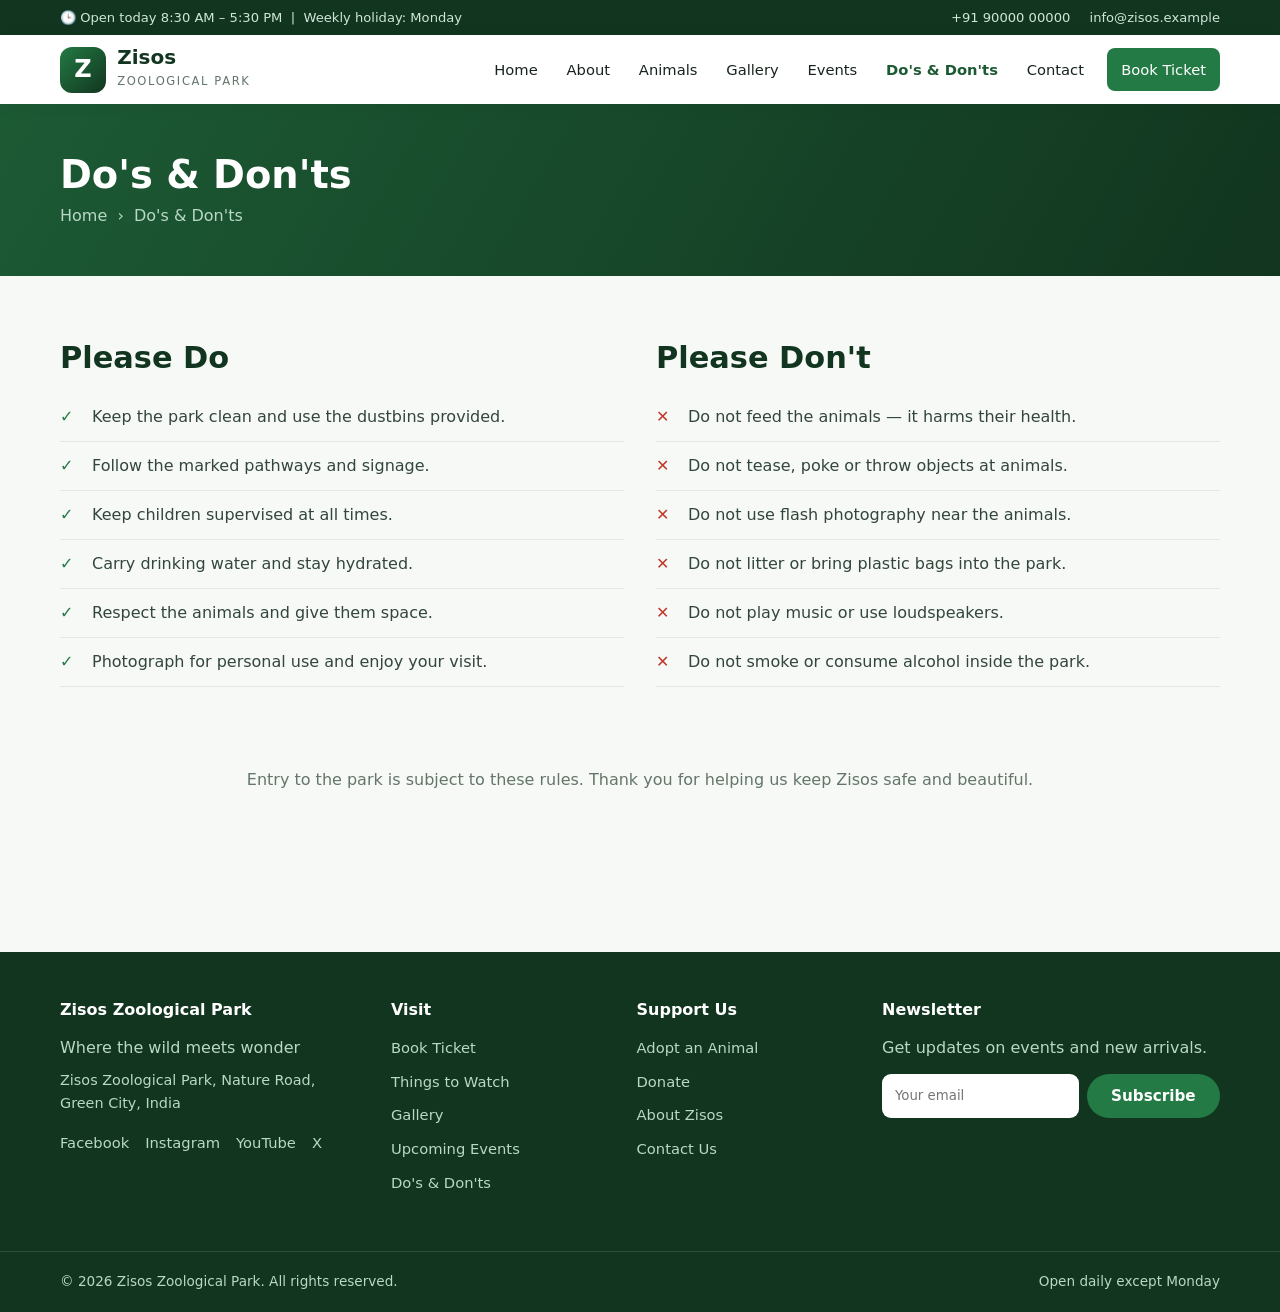
<file: do-dont.html>
<!DOCTYPE html>
<html lang="en">
<head>
  <meta charset="UTF-8" />
  <meta name="viewport" content="width=device-width, initial-scale=1.0" />
  <title>Do's &amp; Don'ts | Zisos Zoological Park</title>
  <link rel="stylesheet" href="css/style.css" />
  <link rel="icon" href="images/favicon.svg" type="image/svg+xml" />
</head>
<body>
  <div class="topbar">
    <div class="container topbar-inner">
      <span class="topbar-note">🕒 Open today 8:30 AM – 5:30 PM &nbsp;|&nbsp; Weekly holiday: Monday</span>
      <span class="topbar-contact">
        <a href="tel:+919000000000">+91 90000 00000</a>
        <a href="mailto:info@zisos.example">info@zisos.example</a>
      </span>
    </div>
  </div>

  <header class="site-header">
    <div class="container header-inner">
      <a href="index.html" class="brand">
        <span class="brand-mark">Z</span>
        <span class="brand-text"><strong>Zisos</strong><small>Zoological Park</small></span>
      </a>
      <button class="nav-toggle" aria-label="Toggle navigation" onclick="document.body.classList.toggle('nav-open')">☰</button>
      <nav class="main-nav">
        <a href="index.html">Home</a>
        <a href="about.html">About</a>
        <a href="things.html">Animals</a>
        <a href="gallery.html">Gallery</a>
        <a href="events.html">Events</a>
        <a href="do-dont.html" class="active">Do's &amp; Don'ts</a>
        <a href="contact.html">Contact</a>
        <a href="booking.html" class="btn btn-primary nav-cta">Book Ticket</a>
      </nav>
    </div>
  </header>

  <section class="page-head">
    <div class="container">
      <h1>Do's &amp; Don'ts</h1>
      <p>Home &nbsp;›&nbsp; Do's &amp; Don'ts</p>
    </div>
  </section>

  <section class="section">
    <div class="container rules-grid">
      <div class="rule-col">
        <h2>Please Do</h2>
        <ul class="rule-list do">
          <li>Keep the park clean and use the dustbins provided.</li>
          <li>Follow the marked pathways and signage.</li>
          <li>Keep children supervised at all times.</li>
          <li>Carry drinking water and stay hydrated.</li>
          <li>Respect the animals and give them space.</li>
          <li>Photograph for personal use and enjoy your visit.</li>
        </ul>
      </div>
      <div class="rule-col">
        <h2>Please Don't</h2>
        <ul class="rule-list dont">
          <li>Do not feed the animals — it harms their health.</li>
          <li>Do not tease, poke or throw objects at animals.</li>
          <li>Do not use flash photography near the animals.</li>
          <li>Do not litter or bring plastic bags into the park.</li>
          <li>Do not play music or use loudspeakers.</li>
          <li>Do not smoke or consume alcohol inside the park.</li>
        </ul>
      </div>
    </div>
    <div class="container">
      <p class="empty">Entry to the park is subject to these rules. Thank you for helping us keep Zisos safe and beautiful.</p>
    </div>
  </section>

  <footer class="site-footer">
    <div class="container footer-grid">
      <div>
        <h4>Zisos Zoological Park</h4>
        <p>Where the wild meets wonder</p>
        <p class="footer-addr">Zisos Zoological Park, Nature Road, Green City, India</p>
        <div class="social">
          <a href="https://facebook.com/" target="_blank" rel="noopener">Facebook</a>
          <a href="https://instagram.com/" target="_blank" rel="noopener">Instagram</a>
          <a href="https://youtube.com/" target="_blank" rel="noopener">YouTube</a>
          <a href="https://twitter.com/" target="_blank" rel="noopener">X</a>
        </div>
      </div>
      <div>
        <h4>Visit</h4>
        <ul>
          <li><a href="booking.html">Book Ticket</a></li>
          <li><a href="things.html">Things to Watch</a></li>
          <li><a href="gallery.html">Gallery</a></li>
          <li><a href="events.html">Upcoming Events</a></li>
          <li><a href="do-dont.html">Do's &amp; Don'ts</a></li>
        </ul>
      </div>
      <div>
        <h4>Support Us</h4>
        <ul>
          <li><a href="adopt.html">Adopt an Animal</a></li>
          <li><a href="adopt.html">Donate</a></li>
          <li><a href="about.html">About Zisos</a></li>
          <li><a href="contact.html">Contact Us</a></li>
        </ul>
      </div>
      <div>
        <h4>Newsletter</h4>
        <p>Get updates on events and new arrivals.</p>
        <form class="newsletter-form js-demo-form">
          <input type="email" name="email" placeholder="Your email" required />
          <button type="submit" class="btn btn-primary">Subscribe</button>
        </form>
      </div>
    </div>
    <div class="footer-bottom">
      <div class="container">
        <span>© 2026 Zisos Zoological Park. All rights reserved.</span>
        <span>Open daily except Monday</span>
      </div>
    </div>
  </footer>
  <script src="js/main.js"></script>
</body>
</html>
</file>
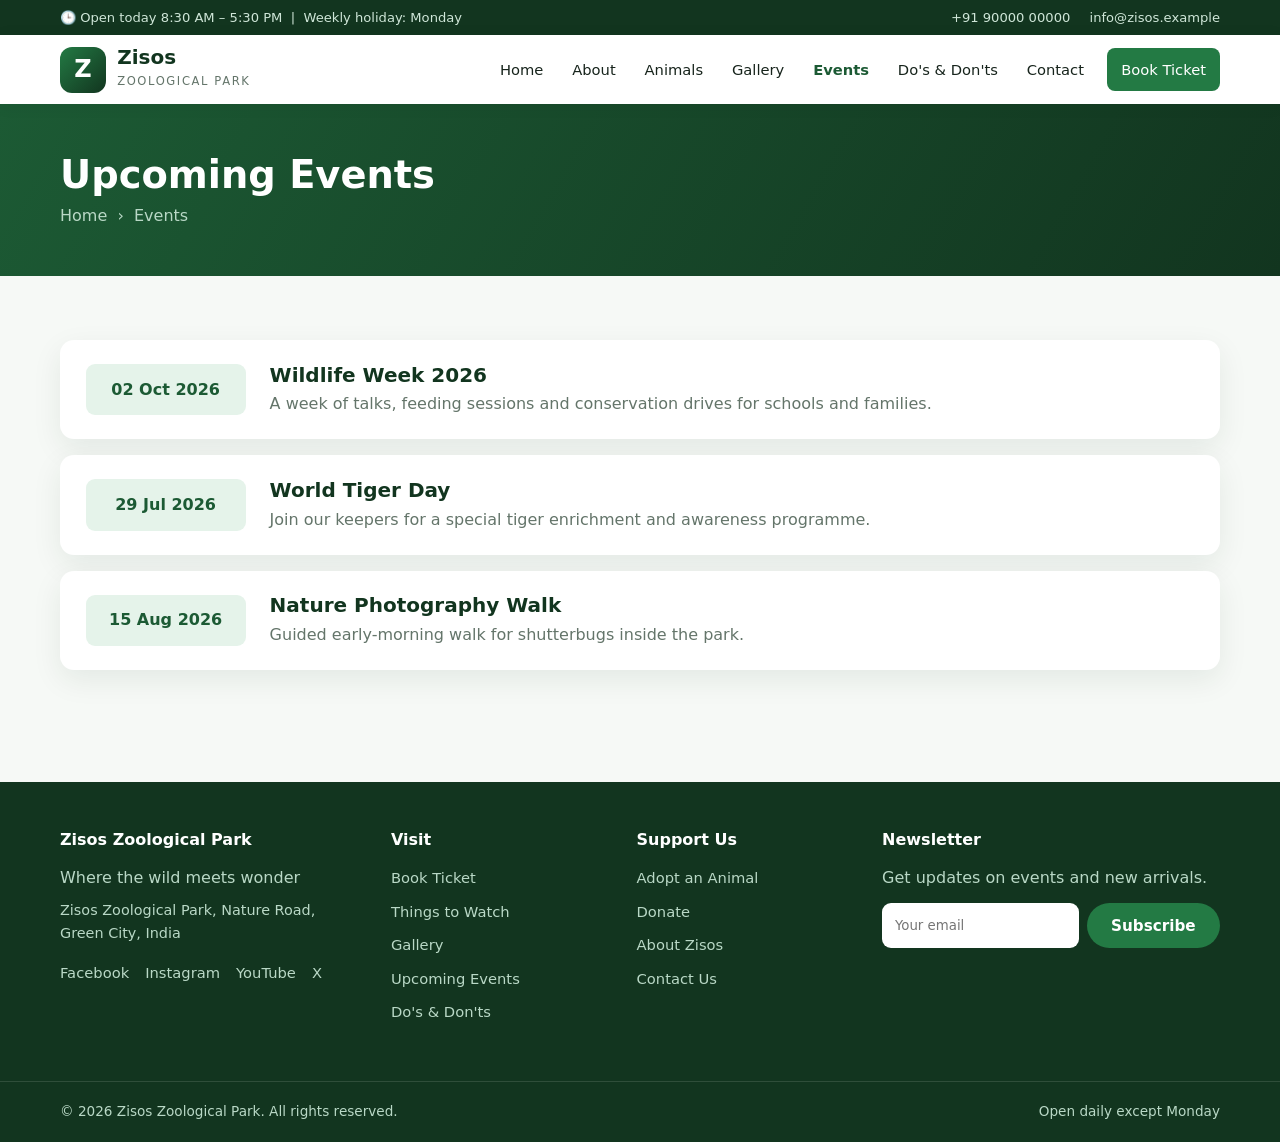
<file: events.html>
<!DOCTYPE html>
<html lang="en">
<head>
  <meta charset="UTF-8" />
  <meta name="viewport" content="width=device-width, initial-scale=1.0" />
  <title>Upcoming Events | Zisos Zoological Park</title>
  <link rel="stylesheet" href="css/style.css" />
  <link rel="icon" href="images/favicon.svg" type="image/svg+xml" />
</head>
<body>
  <div class="topbar">
    <div class="container topbar-inner">
      <span class="topbar-note">🕒 Open today 8:30 AM – 5:30 PM &nbsp;|&nbsp; Weekly holiday: Monday</span>
      <span class="topbar-contact">
        <a href="tel:+919000000000">+91 90000 00000</a>
        <a href="mailto:info@zisos.example">info@zisos.example</a>
      </span>
    </div>
  </div>

  <header class="site-header">
    <div class="container header-inner">
      <a href="index.html" class="brand">
        <span class="brand-mark">Z</span>
        <span class="brand-text"><strong>Zisos</strong><small>Zoological Park</small></span>
      </a>
      <button class="nav-toggle" aria-label="Toggle navigation" onclick="document.body.classList.toggle('nav-open')">☰</button>
      <nav class="main-nav">
        <a href="index.html">Home</a>
        <a href="about.html">About</a>
        <a href="things.html">Animals</a>
        <a href="gallery.html">Gallery</a>
        <a href="events.html" class="active">Events</a>
        <a href="do-dont.html">Do's &amp; Don'ts</a>
        <a href="contact.html">Contact</a>
        <a href="booking.html" class="btn btn-primary nav-cta">Book Ticket</a>
      </nav>
    </div>
  </header>

  <section class="page-head">
    <div class="container">
      <h1>Upcoming Events</h1>
      <p>Home &nbsp;›&nbsp; Events</p>
    </div>
  </section>

  <section class="section">
    <div class="container">
      <div class="event-list">
        <div class="event-row">
          <div class="event-date">02 Oct 2026</div>
          <div><h3>Wildlife Week 2026</h3><p>A week of talks, feeding sessions and conservation drives for schools and families.</p></div>
        </div>
        <div class="event-row">
          <div class="event-date">29 Jul 2026</div>
          <div><h3>World Tiger Day</h3><p>Join our keepers for a special tiger enrichment and awareness programme.</p></div>
        </div>
        <div class="event-row">
          <div class="event-date">15 Aug 2026</div>
          <div><h3>Nature Photography Walk</h3><p>Guided early-morning walk for shutterbugs inside the park.</p></div>
        </div>
      </div>
    </div>
  </section>

  <footer class="site-footer">
    <div class="container footer-grid">
      <div>
        <h4>Zisos Zoological Park</h4>
        <p>Where the wild meets wonder</p>
        <p class="footer-addr">Zisos Zoological Park, Nature Road, Green City, India</p>
        <div class="social">
          <a href="https://facebook.com/" target="_blank" rel="noopener">Facebook</a>
          <a href="https://instagram.com/" target="_blank" rel="noopener">Instagram</a>
          <a href="https://youtube.com/" target="_blank" rel="noopener">YouTube</a>
          <a href="https://twitter.com/" target="_blank" rel="noopener">X</a>
        </div>
      </div>
      <div>
        <h4>Visit</h4>
        <ul>
          <li><a href="booking.html">Book Ticket</a></li>
          <li><a href="things.html">Things to Watch</a></li>
          <li><a href="gallery.html">Gallery</a></li>
          <li><a href="events.html">Upcoming Events</a></li>
          <li><a href="do-dont.html">Do's &amp; Don'ts</a></li>
        </ul>
      </div>
      <div>
        <h4>Support Us</h4>
        <ul>
          <li><a href="adopt.html">Adopt an Animal</a></li>
          <li><a href="adopt.html">Donate</a></li>
          <li><a href="about.html">About Zisos</a></li>
          <li><a href="contact.html">Contact Us</a></li>
        </ul>
      </div>
      <div>
        <h4>Newsletter</h4>
        <p>Get updates on events and new arrivals.</p>
        <form class="newsletter-form js-demo-form">
          <input type="email" name="email" placeholder="Your email" required />
          <button type="submit" class="btn btn-primary">Subscribe</button>
        </form>
      </div>
    </div>
    <div class="footer-bottom">
      <div class="container">
        <span>© 2026 Zisos Zoological Park. All rights reserved.</span>
        <span>Open daily except Monday</span>
      </div>
    </div>
  </footer>
  <script src="js/main.js"></script>
</body>
</html>
</file>
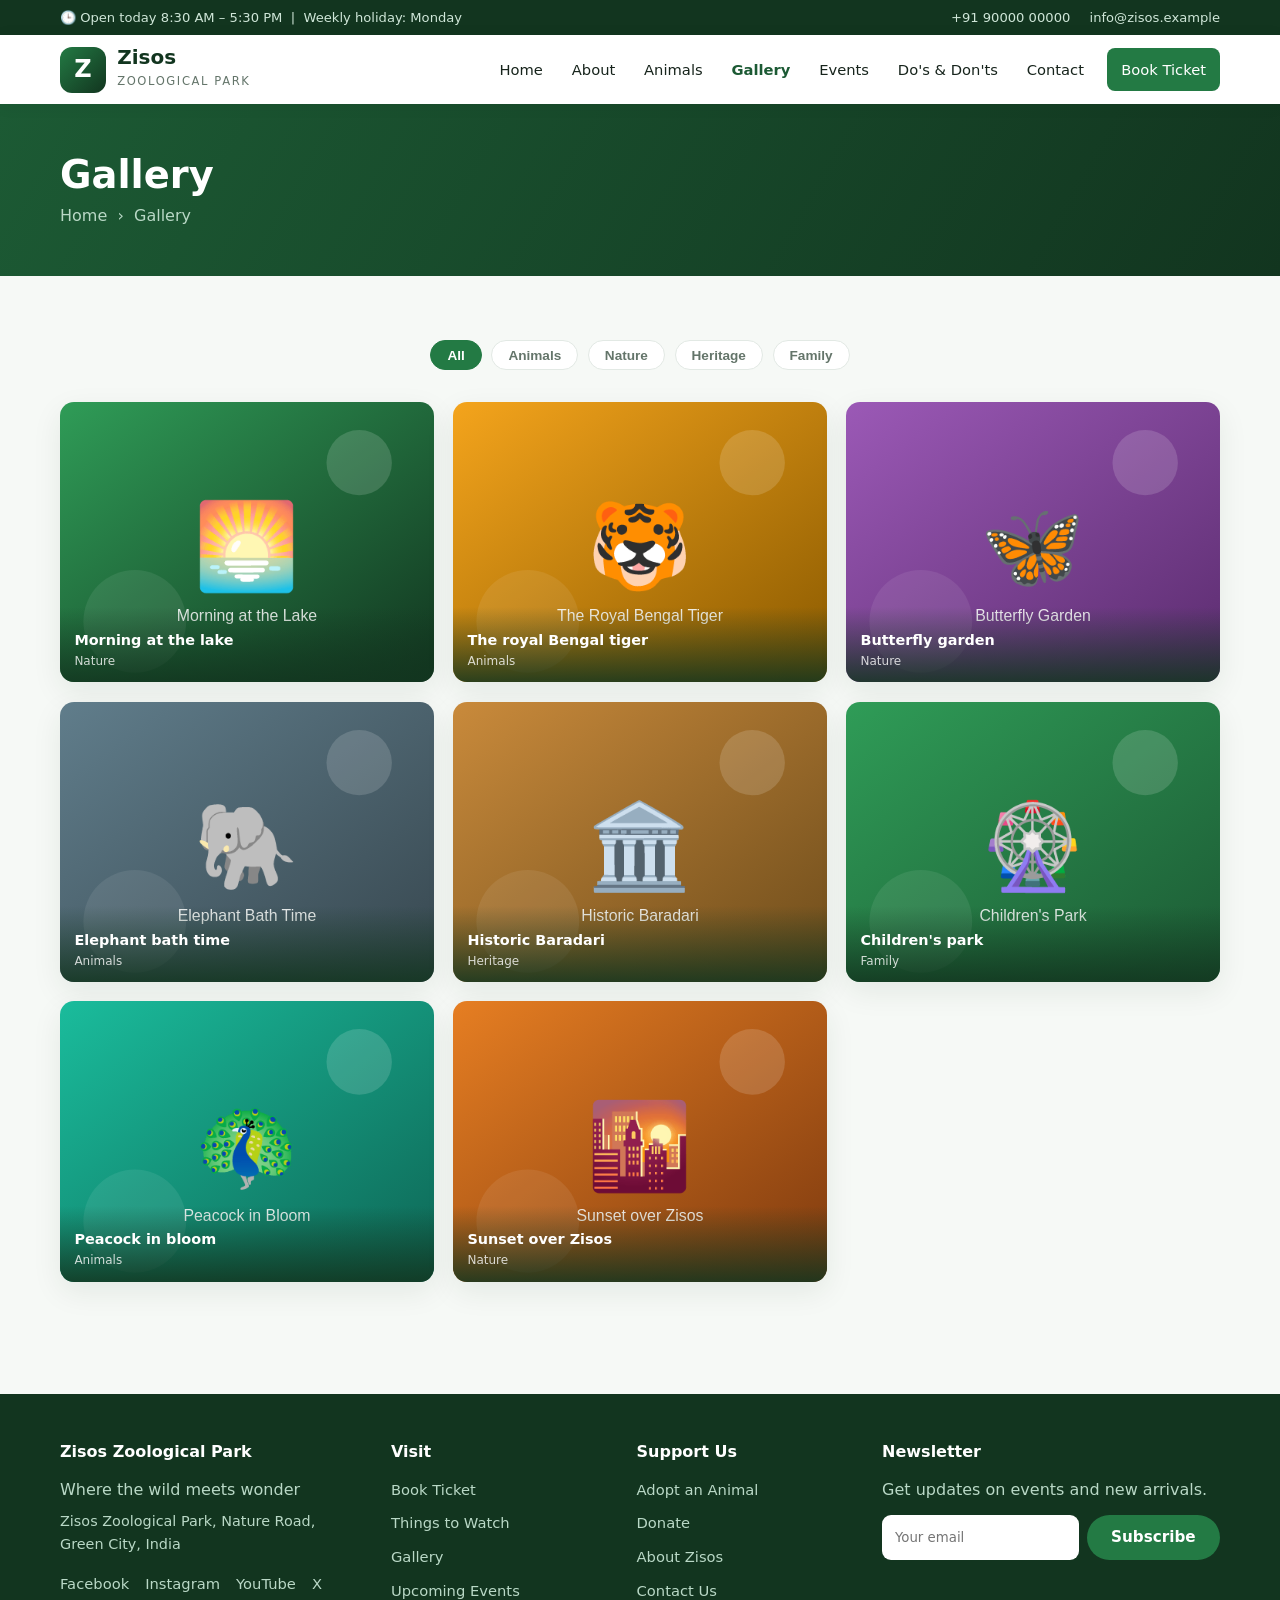
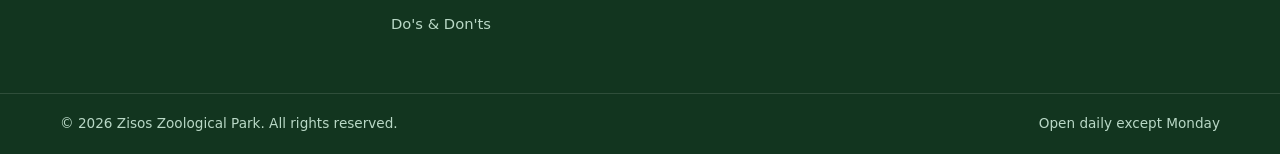
<file: gallery.html>
<!DOCTYPE html>
<html lang="en">
<head>
  <meta charset="UTF-8" />
  <meta name="viewport" content="width=device-width, initial-scale=1.0" />
  <title>Gallery | Zisos Zoological Park</title>
  <link rel="stylesheet" href="css/style.css" />
  <link rel="icon" href="images/favicon.svg" type="image/svg+xml" />
</head>
<body>
  <div class="topbar">
    <div class="container topbar-inner">
      <span class="topbar-note">🕒 Open today 8:30 AM – 5:30 PM &nbsp;|&nbsp; Weekly holiday: Monday</span>
      <span class="topbar-contact">
        <a href="tel:+919000000000">+91 90000 00000</a>
        <a href="mailto:info@zisos.example">info@zisos.example</a>
      </span>
    </div>
  </div>

  <header class="site-header">
    <div class="container header-inner">
      <a href="index.html" class="brand">
        <span class="brand-mark">Z</span>
        <span class="brand-text"><strong>Zisos</strong><small>Zoological Park</small></span>
      </a>
      <button class="nav-toggle" aria-label="Toggle navigation" onclick="document.body.classList.toggle('nav-open')">☰</button>
      <nav class="main-nav">
        <a href="index.html">Home</a>
        <a href="about.html">About</a>
        <a href="things.html">Animals</a>
        <a href="gallery.html" class="active">Gallery</a>
        <a href="events.html">Events</a>
        <a href="do-dont.html">Do's &amp; Don'ts</a>
        <a href="contact.html">Contact</a>
        <a href="booking.html" class="btn btn-primary nav-cta">Book Ticket</a>
      </nav>
    </div>
  </header>

  <section class="page-head">
    <div class="container">
      <h1>Gallery</h1>
      <p>Home &nbsp;›&nbsp; Gallery</p>
    </div>
  </section>

  <section class="section">
    <div class="container">
      <div class="filter-bar">
        <button class="chip active" data-filter="all">All</button>
        <button class="chip" data-filter="animals">Animals</button>
        <button class="chip" data-filter="nature">Nature</button>
        <button class="chip" data-filter="heritage">Heritage</button>
        <button class="chip" data-filter="family">Family</button>
      </div>

      <div class="gallery-grid gallery-grid-lg" id="galleryGrid">
        <figure class="gallery-item" data-category="nature"><img src="images/gallery/lake.svg" alt="Morning at the lake" loading="lazy" /><figcaption class="gallery-cap">Morning at the lake<small>Nature</small></figcaption></figure>
        <figure class="gallery-item" data-category="animals"><img src="images/gallery/tiger.svg" alt="The royal Bengal tiger" loading="lazy" /><figcaption class="gallery-cap">The royal Bengal tiger<small>Animals</small></figcaption></figure>
        <figure class="gallery-item" data-category="nature"><img src="images/gallery/butterfly.svg" alt="Butterfly garden" loading="lazy" /><figcaption class="gallery-cap">Butterfly garden<small>Nature</small></figcaption></figure>
        <figure class="gallery-item" data-category="animals"><img src="images/gallery/elephant.svg" alt="Elephant bath time" loading="lazy" /><figcaption class="gallery-cap">Elephant bath time<small>Animals</small></figcaption></figure>
        <figure class="gallery-item" data-category="heritage"><img src="images/gallery/baradari.svg" alt="Historic Baradari" loading="lazy" /><figcaption class="gallery-cap">Historic Baradari<small>Heritage</small></figcaption></figure>
        <figure class="gallery-item" data-category="family"><img src="images/gallery/park.svg" alt="Children's park" loading="lazy" /><figcaption class="gallery-cap">Children's park<small>Family</small></figcaption></figure>
        <figure class="gallery-item" data-category="animals"><img src="images/gallery/peacock.svg" alt="Peacock in bloom" loading="lazy" /><figcaption class="gallery-cap">Peacock in bloom<small>Animals</small></figcaption></figure>
        <figure class="gallery-item" data-category="nature"><img src="images/gallery/sunset.svg" alt="Sunset over Zisos" loading="lazy" /><figcaption class="gallery-cap">Sunset over Zisos<small>Nature</small></figcaption></figure>
      </div>
    </div>
  </section>

  <footer class="site-footer">
    <div class="container footer-grid">
      <div>
        <h4>Zisos Zoological Park</h4>
        <p>Where the wild meets wonder</p>
        <p class="footer-addr">Zisos Zoological Park, Nature Road, Green City, India</p>
        <div class="social">
          <a href="https://facebook.com/" target="_blank" rel="noopener">Facebook</a>
          <a href="https://instagram.com/" target="_blank" rel="noopener">Instagram</a>
          <a href="https://youtube.com/" target="_blank" rel="noopener">YouTube</a>
          <a href="https://twitter.com/" target="_blank" rel="noopener">X</a>
        </div>
      </div>
      <div>
        <h4>Visit</h4>
        <ul>
          <li><a href="booking.html">Book Ticket</a></li>
          <li><a href="things.html">Things to Watch</a></li>
          <li><a href="gallery.html">Gallery</a></li>
          <li><a href="events.html">Upcoming Events</a></li>
          <li><a href="do-dont.html">Do's &amp; Don'ts</a></li>
        </ul>
      </div>
      <div>
        <h4>Support Us</h4>
        <ul>
          <li><a href="adopt.html">Adopt an Animal</a></li>
          <li><a href="adopt.html">Donate</a></li>
          <li><a href="about.html">About Zisos</a></li>
          <li><a href="contact.html">Contact Us</a></li>
        </ul>
      </div>
      <div>
        <h4>Newsletter</h4>
        <p>Get updates on events and new arrivals.</p>
        <form class="newsletter-form js-demo-form">
          <input type="email" name="email" placeholder="Your email" required />
          <button type="submit" class="btn btn-primary">Subscribe</button>
        </form>
      </div>
    </div>
    <div class="footer-bottom">
      <div class="container">
        <span>© 2026 Zisos Zoological Park. All rights reserved.</span>
        <span>Open daily except Monday</span>
      </div>
    </div>
  </footer>
  <script src="js/main.js"></script>
</body>
</html>
</file>
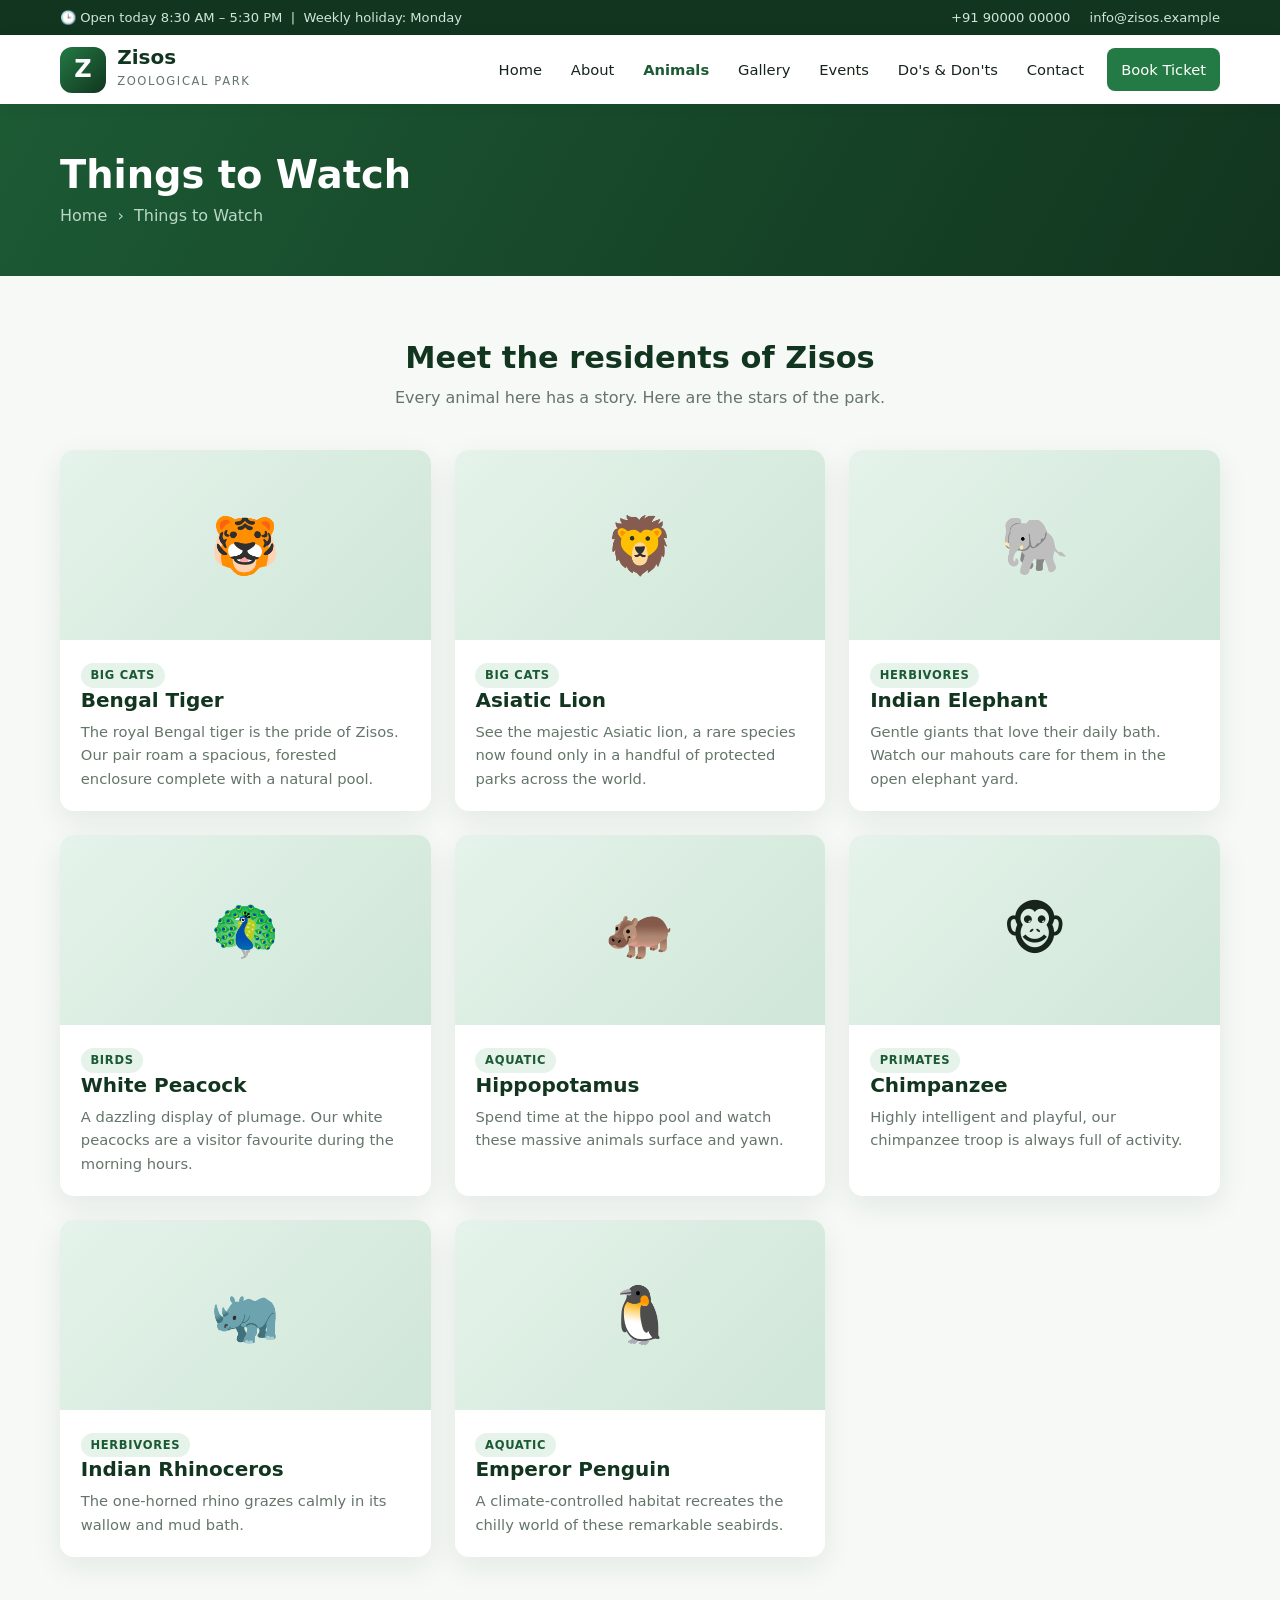
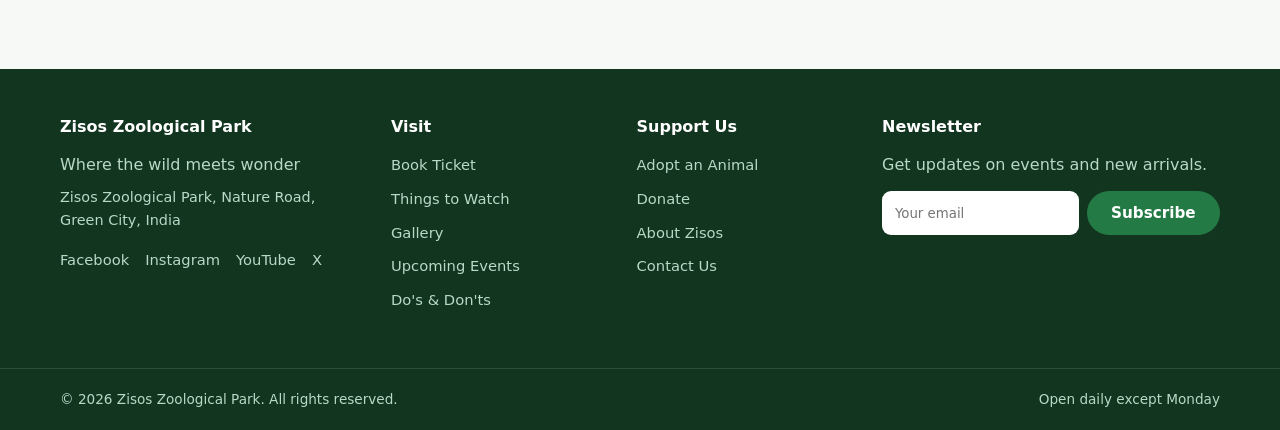
<file: things.html>
<!DOCTYPE html>
<html lang="en">
<head>
  <meta charset="UTF-8" />
  <meta name="viewport" content="width=device-width, initial-scale=1.0" />
  <title>Things to Watch | Zisos Zoological Park</title>
  <link rel="stylesheet" href="css/style.css" />
  <link rel="icon" href="images/favicon.svg" type="image/svg+xml" />
</head>
<body>
  <div class="topbar">
    <div class="container topbar-inner">
      <span class="topbar-note">🕒 Open today 8:30 AM – 5:30 PM &nbsp;|&nbsp; Weekly holiday: Monday</span>
      <span class="topbar-contact">
        <a href="tel:+919000000000">+91 90000 00000</a>
        <a href="mailto:info@zisos.example">info@zisos.example</a>
      </span>
    </div>
  </div>

  <header class="site-header">
    <div class="container header-inner">
      <a href="index.html" class="brand">
        <span class="brand-mark">Z</span>
        <span class="brand-text"><strong>Zisos</strong><small>Zoological Park</small></span>
      </a>
      <button class="nav-toggle" aria-label="Toggle navigation" onclick="document.body.classList.toggle('nav-open')">☰</button>
      <nav class="main-nav">
        <a href="index.html">Home</a>
        <a href="about.html">About</a>
        <a href="things.html" class="active">Animals</a>
        <a href="gallery.html">Gallery</a>
        <a href="events.html">Events</a>
        <a href="do-dont.html">Do's &amp; Don'ts</a>
        <a href="contact.html">Contact</a>
        <a href="booking.html" class="btn btn-primary nav-cta">Book Ticket</a>
      </nav>
    </div>
  </header>

  <section class="page-head">
    <div class="container">
      <h1>Things to Watch</h1>
      <p>Home &nbsp;›&nbsp; Things to Watch</p>
    </div>
  </section>

  <section class="section">
    <div class="container">
      <div class="section-head">
        <h2>Meet the residents of Zisos</h2>
        <p>Every animal here has a story. Here are the stars of the park.</p>
      </div>
      <div class="card-grid">
        <article class="animal-card"><div class="animal-media"><span class="animal-emoji">🐯</span></div><div class="animal-body"><span class="tag">Big Cats</span><h3>Bengal Tiger</h3><p>The royal Bengal tiger is the pride of Zisos. Our pair roam a spacious, forested enclosure complete with a natural pool.</p></div></article>
        <article class="animal-card"><div class="animal-media"><span class="animal-emoji">🦁</span></div><div class="animal-body"><span class="tag">Big Cats</span><h3>Asiatic Lion</h3><p>See the majestic Asiatic lion, a rare species now found only in a handful of protected parks across the world.</p></div></article>
        <article class="animal-card"><div class="animal-media"><span class="animal-emoji">🐘</span></div><div class="animal-body"><span class="tag">Herbivores</span><h3>Indian Elephant</h3><p>Gentle giants that love their daily bath. Watch our mahouts care for them in the open elephant yard.</p></div></article>
        <article class="animal-card"><div class="animal-media"><span class="animal-emoji">🦚</span></div><div class="animal-body"><span class="tag">Birds</span><h3>White Peacock</h3><p>A dazzling display of plumage. Our white peacocks are a visitor favourite during the morning hours.</p></div></article>
        <article class="animal-card"><div class="animal-media"><span class="animal-emoji">🦛</span></div><div class="animal-body"><span class="tag">Aquatic</span><h3>Hippopotamus</h3><p>Spend time at the hippo pool and watch these massive animals surface and yawn.</p></div></article>
        <article class="animal-card"><div class="animal-media"><span class="animal-emoji">🐵</span></div><div class="animal-body"><span class="tag">Primates</span><h3>Chimpanzee</h3><p>Highly intelligent and playful, our chimpanzee troop is always full of activity.</p></div></article>
        <article class="animal-card"><div class="animal-media"><span class="animal-emoji">🦏</span></div><div class="animal-body"><span class="tag">Herbivores</span><h3>Indian Rhinoceros</h3><p>The one-horned rhino grazes calmly in its wallow and mud bath.</p></div></article>
        <article class="animal-card"><div class="animal-media"><span class="animal-emoji">🐧</span></div><div class="animal-body"><span class="tag">Aquatic</span><h3>Emperor Penguin</h3><p>A climate-controlled habitat recreates the chilly world of these remarkable seabirds.</p></div></article>
      </div>
    </div>
  </section>

  <footer class="site-footer">
    <div class="container footer-grid">
      <div>
        <h4>Zisos Zoological Park</h4>
        <p>Where the wild meets wonder</p>
        <p class="footer-addr">Zisos Zoological Park, Nature Road, Green City, India</p>
        <div class="social">
          <a href="https://facebook.com/" target="_blank" rel="noopener">Facebook</a>
          <a href="https://instagram.com/" target="_blank" rel="noopener">Instagram</a>
          <a href="https://youtube.com/" target="_blank" rel="noopener">YouTube</a>
          <a href="https://twitter.com/" target="_blank" rel="noopener">X</a>
        </div>
      </div>
      <div>
        <h4>Visit</h4>
        <ul>
          <li><a href="booking.html">Book Ticket</a></li>
          <li><a href="things.html">Things to Watch</a></li>
          <li><a href="gallery.html">Gallery</a></li>
          <li><a href="events.html">Upcoming Events</a></li>
          <li><a href="do-dont.html">Do's &amp; Don'ts</a></li>
        </ul>
      </div>
      <div>
        <h4>Support Us</h4>
        <ul>
          <li><a href="adopt.html">Adopt an Animal</a></li>
          <li><a href="adopt.html">Donate</a></li>
          <li><a href="about.html">About Zisos</a></li>
          <li><a href="contact.html">Contact Us</a></li>
        </ul>
      </div>
      <div>
        <h4>Newsletter</h4>
        <p>Get updates on events and new arrivals.</p>
        <form class="newsletter-form js-demo-form">
          <input type="email" name="email" placeholder="Your email" required />
          <button type="submit" class="btn btn-primary">Subscribe</button>
        </form>
      </div>
    </div>
    <div class="footer-bottom">
      <div class="container">
        <span>© 2026 Zisos Zoological Park. All rights reserved.</span>
        <span>Open daily except Monday</span>
      </div>
    </div>
  </footer>
  <script src="js/main.js"></script>
</body>
</html>
</file>
<file: css/style.css>
:root {
  --green-900: #12351f;
  --green-700: #1c5a34;
  --green-600: #237a44;
  --green-500: #2f9c57;
  --green-100: #e5f3ea;
  --amber: #f4a41c;
  --amber-dark: #d98a06;
  --ink: #17241c;
  --muted: #64756a;
  --line: #e2e9e4;
  --bg: #f6f9f6;
  --white: #ffffff;
  --danger: #c0392b;
  --radius: 14px;
  --radius-sm: 9px;
  --shadow: 0 10px 30px rgba(18, 53, 31, 0.08);
  --shadow-lg: 0 20px 50px rgba(18, 53, 31, 0.14);
  --font: "Segoe UI", system-ui, -apple-system, Roboto, Helvetica, Arial, sans-serif;
}

* { box-sizing: border-box; margin: 0; padding: 0; }

html { scroll-behavior: smooth; }

body {
  font-family: var(--font);
  color: var(--ink);
  background: var(--bg);
  line-height: 1.6;
  -webkit-font-smoothing: antialiased;
}

img { max-width: 100%; display: block; }
a { color: var(--green-600); text-decoration: none; }
a:hover { color: var(--green-700); }

h1, h2, h3, h4 { line-height: 1.2; color: var(--green-900); }
h1 { font-size: 2.4rem; }
h2 { font-size: 1.9rem; }
h3 { font-size: 1.25rem; }

.container { width: min(1160px, 92%); margin: 0 auto; }
.narrow { max-width: 720px; }
.center { text-align: center; }
.muted { color: var(--muted); }
.small { font-size: 0.85rem; }
.empty { text-align: center; color: var(--muted); padding: 3rem 0; }

/* Buttons */
.btn {
  display: inline-block;
  padding: 0.7rem 1.4rem;
  border-radius: 999px;
  font-weight: 600;
  font-size: 0.95rem;
  border: 2px solid transparent;
  cursor: pointer;
  transition: all 0.2s ease;
  text-align: center;
  font-family: inherit;
}
.btn-primary { background: var(--green-600); color: #fff; }
.btn-primary:hover { background: var(--green-700); color: #fff; transform: translateY(-1px); }
.btn-outline { border-color: var(--green-600); color: var(--green-700); background: transparent; }
.btn-outline:hover { background: var(--green-600); color: #fff; }
.btn-light { background: #fff; color: var(--green-700); }
.btn-light:hover { background: var(--green-100); }
.btn-lg { padding: 0.9rem 2rem; font-size: 1.05rem; }
.btn-block { width: 100%; }
.btn-small { padding: 0.35rem 0.8rem; font-size: 0.8rem; }
.btn-danger { background: var(--danger); color: #fff; }
.btn-danger:hover { background: #a5311f; color: #fff; }

/* Topbar */
.topbar { background: var(--green-900); color: #cfe6d8; font-size: 0.82rem; }
.topbar-inner { display: flex; justify-content: space-between; gap: 1rem; padding: 0.45rem 0; flex-wrap: wrap; }
.topbar a { color: #cfe6d8; }
.topbar a:hover { color: #fff; }
.topbar-contact { display: flex; gap: 1.2rem; }

/* Header */
.site-header { background: var(--white); position: sticky; top: 0; z-index: 50; box-shadow: 0 2px 16px rgba(18,53,31,0.06); }
.header-inner { display: flex; align-items: center; justify-content: space-between; padding: 0.7rem 0; gap: 1rem; }
.brand { display: flex; align-items: center; gap: 0.7rem; }
.brand-mark {
  display: grid; place-items: center;
  width: 46px; height: 46px; border-radius: 12px;
  background: linear-gradient(135deg, var(--green-600), var(--green-900));
  color: #fff; font-size: 1.5rem; font-weight: 800;
}
.brand-text strong { display: block; font-size: 1.25rem; color: var(--green-900); line-height: 1; }
.brand-text small { color: var(--muted); font-size: 0.72rem; letter-spacing: 0.14em; text-transform: uppercase; }
.main-nav { display: flex; align-items: center; gap: 0.3rem; }
.main-nav a { padding: 0.5rem 0.75rem; border-radius: 8px; color: var(--ink); font-weight: 500; font-size: 0.92rem; }
.main-nav a:hover { background: var(--green-100); color: var(--green-700); }
.main-nav a.active { color: var(--green-700); font-weight: 700; }
.main-nav .nav-cta { color: #fff; margin-left: 0.4rem; }
.nav-toggle { display: none; background: none; border: none; font-size: 1.6rem; cursor: pointer; color: var(--green-900); }

/* Hero */
.hero {
  position: relative;
  background: linear-gradient(120deg, #14442a 0%, #1c5a34 45%, #2f9c57 100%);
  color: #fff;
  overflow: hidden;
}
.hero::after {
  content: "";
  position: absolute; inset: 0;
  background-image: radial-gradient(circle at 15% 25%, rgba(255,255,255,0.08) 0, transparent 40%),
    radial-gradient(circle at 85% 80%, rgba(244,164,28,0.18) 0, transparent 45%);
}
.hero-content { position: relative; z-index: 2; padding: 5.5rem 0 6rem; max-width: 720px; }
.hero-kicker { text-transform: uppercase; letter-spacing: 0.2em; font-size: 0.8rem; color: var(--amber); font-weight: 700; }
.hero h1 { color: #fff; font-size: 3.2rem; margin: 0.6rem 0 1rem; }
.hero-sub { font-size: 1.15rem; color: #d9ecdf; max-width: 560px; }
.hero-actions { display: flex; gap: 1rem; margin-top: 2rem; flex-wrap: wrap; }
.center-actions { justify-content: center; }

.notice-bar { background: var(--amber); color: #3a2a00; }
.notice-bar p { padding: 0.75rem 0; font-size: 0.92rem; text-align: center; }

/* Sections */
.section { padding: 4rem 0; }
.section-alt { background: var(--white); }
.section-head { text-align: center; max-width: 620px; margin: 0 auto 2.5rem; }
.section-head p { color: var(--muted); margin-top: 0.5rem; }

/* About split */
.about-split { display: grid; grid-template-columns: 1.3fr 1fr; gap: 3rem; align-items: center; }
.about-split p { margin-bottom: 1rem; color: #33463b; }
.about-facts { display: grid; grid-template-columns: 1fr 1fr; gap: 1rem; }
.fact {
  background: var(--green-100); border-radius: var(--radius); padding: 1.3rem; text-align: center;
}
.fact strong { display: block; font-size: 1.9rem; color: var(--green-700); }
.fact span { color: var(--muted); font-size: 0.9rem; }
.fact small { font-size: 1rem; }

/* Cards */
.card-grid { display: grid; grid-template-columns: repeat(3, 1fr); gap: 1.5rem; }
.animal-card { background: #fff; border-radius: var(--radius); overflow: hidden; box-shadow: var(--shadow); transition: transform 0.2s ease, box-shadow 0.2s ease; }
.animal-card:hover { transform: translateY(-4px); box-shadow: var(--shadow-lg); }
.animal-media { height: 190px; background: linear-gradient(135deg, var(--green-100), #cfe6d8); display: grid; place-items: center; overflow: hidden; }
.animal-media img { width: 100%; height: 100%; object-fit: cover; }
.animal-emoji { font-size: 3.5rem; }
.animal-body { padding: 1.3rem; }
.animal-body p { color: var(--muted); font-size: 0.92rem; margin-top: 0.5rem; }
.tag { display: inline-block; background: var(--green-100); color: var(--green-700); font-size: 0.72rem; font-weight: 700; text-transform: uppercase; letter-spacing: 0.06em; padding: 0.2rem 0.6rem; border-radius: 999px; }

/* Plan cards */
.plan-grid { display: grid; grid-template-columns: repeat(4, 1fr); gap: 1.3rem; }
.plan-card { background: #fff; border-radius: var(--radius); padding: 1.8rem 1.4rem; box-shadow: var(--shadow); border-top: 4px solid var(--green-500); transition: transform 0.2s ease; }
.plan-card:hover { transform: translateY(-4px); }
.plan-card h3 { margin: 0.8rem 0 0.5rem; }
.plan-card p { color: var(--muted); font-size: 0.9rem; }
.plan-icon { font-size: 2rem; }

/* Gallery */
.gallery-grid { display: grid; grid-template-columns: repeat(3, 1fr); gap: 1rem; }
.gallery-grid-lg { grid-template-columns: repeat(3, 1fr); gap: 1.2rem; }
.gallery-item { position: relative; border-radius: var(--radius); overflow: hidden; display: block; box-shadow: var(--shadow); aspect-ratio: 4/3; }
.gallery-item img { width: 100%; height: 100%; object-fit: cover; transition: transform 0.4s ease; }
.gallery-item:hover img { transform: scale(1.06); }
.gallery-cap { position: absolute; left: 0; right: 0; bottom: 0; background: linear-gradient(transparent, rgba(18,53,31,0.85)); color: #fff; padding: 1.4rem 0.9rem 0.7rem; font-size: 0.9rem; font-weight: 600; }
.gallery-cap small { display: block; font-weight: 400; opacity: 0.8; font-size: 0.75rem; }

.filter-bar { display: flex; gap: 0.6rem; flex-wrap: wrap; margin-bottom: 2rem; justify-content: center; }
.chip { padding: 0.4rem 1rem; border-radius: 999px; background: #fff; border: 1px solid var(--line); font-size: 0.85rem; font-weight: 600; color: var(--muted); }
.chip.active, .chip:hover { background: var(--green-600); color: #fff; border-color: var(--green-600); }

/* Events */
.event-list { display: flex; flex-direction: column; gap: 1rem; }
.event-row { display: grid; grid-template-columns: 160px 1fr; gap: 1.5rem; background: #fff; border-radius: var(--radius); padding: 1.4rem 1.6rem; box-shadow: var(--shadow); align-items: center; }
.event-date { background: var(--green-100); color: var(--green-700); font-weight: 700; padding: 0.8rem; border-radius: var(--radius-sm); text-align: center; }
.event-row p { color: var(--muted); margin-top: 0.3rem; }

/* CTA band */
.cta-band { background: linear-gradient(120deg, var(--green-700), var(--green-900)); color: #fff; padding: 3rem 0; }
.cta-inner { display: flex; align-items: center; justify-content: space-between; gap: 2rem; flex-wrap: wrap; }
.cta-band h2 { color: #fff; }
.cta-band p { color: #cfe6d8; }

/* Page head */
.page-head { background: linear-gradient(120deg, var(--green-700), var(--green-900)); color: #fff; padding: 3rem 0; }
.page-head h1 { color: #fff; }
.page-head p { color: #b9d8c6; margin-top: 0.3rem; }

/* Prose */
.prose { max-width: 820px; }
.prose h2 { margin: 1.8rem 0 0.8rem; }
.prose h2:first-child { margin-top: 0; }
.prose p { color: #33463b; margin-bottom: 1rem; }

.value-grid { display: grid; grid-template-columns: repeat(2, 1fr); gap: 1.2rem; margin: 1.5rem 0; }
.value-grid.single { grid-template-columns: 1fr; }
.value-card { background: #fff; border-radius: var(--radius); padding: 1.4rem; box-shadow: var(--shadow); }
.value-card h3 { margin: 0.6rem 0 0.4rem; font-size: 1.1rem; }
.value-card p { color: var(--muted); font-size: 0.9rem; margin: 0; }

/* Rules */
.rules-grid { display: grid; grid-template-columns: 1fr 1fr; gap: 2rem; margin-bottom: 2rem; }
.rule-list { list-style: none; margin-top: 1rem; }
.rule-list li { padding: 0.7rem 0 0.7rem 2rem; position: relative; border-bottom: 1px solid var(--line); color: #33463b; }
.rule-list.do li::before { content: "✓"; position: absolute; left: 0; color: var(--green-600); font-weight: 800; }
.rule-list.dont li::before { content: "✕"; position: absolute; left: 0; color: var(--danger); font-weight: 800; }

/* Two column + forms */
.two-col { display: grid; grid-template-columns: 1.1fr 0.9fr; gap: 3rem; align-items: start; }
.form-card { background: #fff; border-radius: var(--radius); padding: 2rem; box-shadow: var(--shadow); }
.form-card h3 { margin-bottom: 1.2rem; }
.form { display: flex; flex-direction: column; gap: 1rem; }
.field { display: flex; flex-direction: column; gap: 0.35rem; }
.field label { font-size: 0.85rem; font-weight: 600; color: var(--green-900); }
.field input, .field select, .field textarea {
  padding: 0.7rem 0.9rem; border: 1px solid var(--line); border-radius: var(--radius-sm);
  font-family: inherit; font-size: 0.95rem; background: #fbfdfb; color: var(--ink);
}
.field input:focus, .field select:focus, .field textarea:focus { outline: none; border-color: var(--green-500); box-shadow: 0 0 0 3px var(--green-100); }
.field-row { display: grid; grid-template-columns: repeat(3, 1fr); gap: 0.8rem; }
.form-inline { flex-direction: row; flex-wrap: wrap; align-items: flex-end; }
.form-inline .field { flex: 0 0 auto; }
.form-inline .grow { flex: 1 1 200px; }

.total-box { display: flex; justify-content: space-between; align-items: center; background: var(--green-100); border-radius: var(--radius-sm); padding: 0.9rem 1.1rem; }
.total-box strong { font-size: 1.3rem; color: var(--green-700); }

.price-table { background: #fff; border-radius: var(--radius); box-shadow: var(--shadow); margin: 1.2rem 0; overflow: hidden; }
.price-row { display: flex; justify-content: space-between; padding: 0.85rem 1.2rem; border-bottom: 1px solid var(--line); }
.price-row:last-child { border-bottom: none; }
.price-row strong { color: var(--green-700); }

.alert { border-radius: var(--radius-sm); padding: 0.9rem 1.1rem; font-size: 0.9rem; }
.alert-error { background: #fdecea; color: #8c2a1e; border: 1px solid #f5c6c0; }
.alert ul { margin-left: 1rem; }

/* Ticket / success */
.success-mark { font-size: 3.5rem; text-align: center; margin-bottom: 0.5rem; }
.ticket { background: #fff; border-radius: var(--radius); box-shadow: var(--shadow); overflow: hidden; margin: 1.8rem 0; }
.ticket-head { background: linear-gradient(120deg, var(--green-700), var(--green-900)); color: #fff; padding: 1.2rem 1.5rem; display: flex; justify-content: space-between; align-items: center; }
.ticket-head strong { font-size: 1.2rem; letter-spacing: 0.05em; }
.ticket-body { padding: 0.6rem 1.5rem 1.2rem; }
.ticket-row { display: flex; justify-content: space-between; padding: 0.7rem 0; border-bottom: 1px dashed var(--line); }
.ticket-row.total { border-bottom: none; font-size: 1.15rem; padding-top: 1rem; }
.ticket-row.total strong { color: var(--green-700); }

.status { display: inline-block; padding: 0.15rem 0.6rem; border-radius: 999px; font-size: 0.78rem; font-weight: 700; text-transform: capitalize; }
.status-pending { background: #fef3d7; color: #8a5a00; }
.status-confirmed { background: var(--green-100); color: var(--green-700); }
.status-cancelled { background: #fdecea; color: #8c2a1e; }

/* Contact */
.contact-list { list-style: none; margin-top: 1.5rem; display: flex; flex-direction: column; gap: 1rem; }
.contact-list li { display: flex; gap: 1rem; align-items: flex-start; }
.contact-list strong { display: block; }
.contact-list p { margin: 0; color: var(--muted); }

/* Flash */
.flash { margin-top: 1rem; padding: 0.8rem 1.1rem; border-radius: var(--radius-sm); font-size: 0.9rem; }
.flash-success { background: var(--green-100); color: var(--green-700); border: 1px solid #bfe0cb; }
.flash-error { background: #fdecea; color: #8c2a1e; border: 1px solid #f5c6c0; }

/* Footer */
.site-footer { background: var(--green-900); color: #b9d8c6; margin-top: 3rem; }
.footer-grid { display: grid; grid-template-columns: 1.4fr 1fr 1fr 1.3fr; gap: 2rem; padding: 3rem 0; }
.footer-grid h4 { color: #fff; margin-bottom: 1rem; }
.footer-grid ul { list-style: none; }
.footer-grid li { margin-bottom: 0.5rem; }
.footer-grid a { color: #b9d8c6; font-size: 0.92rem; }
.footer-grid a:hover { color: #fff; }
.footer-addr { font-size: 0.9rem; margin-top: 0.5rem; }
.social { display: flex; gap: 1rem; margin-top: 1rem; flex-wrap: wrap; }
.newsletter-form { display: flex; gap: 0.5rem; margin-top: 0.8rem; }
.newsletter-form input { flex: 1; padding: 0.6rem 0.8rem; border-radius: var(--radius-sm); border: none; font-family: inherit; }
.footer-bottom { border-top: 1px solid rgba(255,255,255,0.12); padding: 1.2rem 0; font-size: 0.85rem; }
.footer-bottom .container { display: flex; justify-content: space-between; gap: 1rem; flex-wrap: wrap; }

/* Admin */
.admin-body { display: grid; grid-template-columns: 250px 1fr; min-height: 100vh; background: #eef3ef; }
.admin-sidebar { background: var(--green-900); color: #cfe6d8; padding: 1.5rem 1rem; display: flex; flex-direction: column; }
.admin-brand { font-size: 1.15rem; font-weight: 700; color: #fff; display: flex; align-items: center; gap: 0.6rem; margin-bottom: 2rem; }
.admin-brand .brand-mark { width: 34px; height: 34px; font-size: 1.1rem; border-radius: 9px; }
.admin-nav { display: flex; flex-direction: column; gap: 0.2rem; }
.admin-nav a { padding: 0.6rem 0.8rem; border-radius: 8px; color: #cfe6d8; font-size: 0.92rem; }
.admin-nav a:hover { background: rgba(255,255,255,0.08); color: #fff; }
.admin-nav a.active { background: var(--green-600); color: #fff; }
.admin-sidebar-foot { margin-top: auto; display: flex; flex-direction: column; gap: 0.5rem; padding-top: 1.5rem; }
.admin-sidebar-foot a, .admin-sidebar-foot button { color: #cfe6d8; background: none; border: none; text-align: left; font-family: inherit; font-size: 0.9rem; cursor: pointer; padding: 0.3rem 0; }
.admin-sidebar-foot a:hover, .admin-sidebar-foot button:hover { color: #fff; }
.admin-main { padding: 2rem 2.5rem; overflow-x: auto; }
.admin-topbar { display: flex; justify-content: space-between; align-items: center; margin-bottom: 1.8rem; gap: 1rem; flex-wrap: wrap; }
.admin-user { color: var(--muted); font-size: 0.9rem; }
.stat-grid { display: grid; grid-template-columns: repeat(4, 1fr); gap: 1rem; margin-bottom: 2rem; }
.stat-card { background: #fff; border-radius: var(--radius); padding: 1.3rem; box-shadow: var(--shadow); }
.stat-num { display: block; font-size: 1.8rem; font-weight: 800; color: var(--green-700); }
.stat-label { color: var(--muted); font-size: 0.85rem; }
.admin-panel { background: #fff; border-radius: var(--radius); padding: 1.5rem; box-shadow: var(--shadow); margin-bottom: 1.8rem; }
.admin-panel h2 { margin-bottom: 1rem; font-size: 1.25rem; }
.admin-table { width: 100%; border-collapse: collapse; font-size: 0.9rem; }
.admin-table th { text-align: left; padding: 0.7rem 0.6rem; border-bottom: 2px solid var(--line); color: var(--green-900); font-size: 0.8rem; text-transform: uppercase; letter-spacing: 0.04em; }
.admin-table td { padding: 0.7rem 0.6rem; border-bottom: 1px solid var(--line); vertical-align: middle; }
.row-unread { background: #fffdf3; font-weight: 600; }
.actions { display: flex; gap: 0.4rem; align-items: center; flex-wrap: wrap; }
.actions form { display: inline; }
.actions select { padding: 0.35rem; border-radius: 6px; border: 1px solid var(--line); font-family: inherit; }
.thumb { width: 44px; height: 44px; object-fit: cover; border-radius: 8px; }
.admin-gallery { display: grid; grid-template-columns: repeat(auto-fill, minmax(180px, 1fr)); gap: 1rem; }
.admin-gallery-item { border: 1px solid var(--line); border-radius: var(--radius-sm); overflow: hidden; }
.admin-gallery-item img { width: 100%; height: 130px; object-fit: cover; }
.admin-gallery-body { padding: 0.7rem; display: flex; flex-direction: column; gap: 0.4rem; }
.message-meta { background: var(--green-100); border-radius: var(--radius-sm); padding: 1rem; margin-bottom: 1rem; display: flex; flex-direction: column; gap: 0.3rem; }
.message-body { white-space: pre-wrap; padding: 0.5rem 0 1.5rem; }

/* Login */
.login-body { display: grid; place-items: center; min-height: 100vh; background: linear-gradient(135deg, var(--green-900), var(--green-600)); }
.login-card { background: #fff; border-radius: var(--radius); box-shadow: var(--shadow-lg); padding: 2.5rem; width: min(400px, 90%); text-align: center; }
.login-brand .brand-mark { margin: 0 auto 1rem; width: 56px; height: 56px; font-size: 1.8rem; }
.login-card h1 { font-size: 1.5rem; }
.login-card .muted { margin-bottom: 1.5rem; }
.login-card .form { text-align: left; }

/* Responsive */
@media (max-width: 980px) {
  .card-grid, .gallery-grid, .gallery-grid-lg { grid-template-columns: repeat(2, 1fr); }
  .plan-grid { grid-template-columns: repeat(2, 1fr); }
  .footer-grid { grid-template-columns: 1fr 1fr; }
  .about-split, .two-col { grid-template-columns: 1fr; gap: 2rem; }
  .stat-grid { grid-template-columns: repeat(2, 1fr); }
  .admin-body { grid-template-columns: 1fr; }
  .admin-sidebar { flex-direction: row; flex-wrap: wrap; align-items: center; gap: 1rem; }
  .admin-nav { flex-direction: row; flex-wrap: wrap; }
  .admin-sidebar-foot { margin-top: 0; padding-top: 0; flex-direction: row; }
}
@media (max-width: 700px) {
  h1 { font-size: 1.9rem; }
  .hero h1 { font-size: 2.2rem; }
  .nav-toggle { display: block; }
  .main-nav {
    display: none; position: absolute; top: 100%; left: 0; right: 0;
    background: #fff; flex-direction: column; align-items: stretch;
    padding: 0.8rem; box-shadow: var(--shadow-lg); gap: 0.2rem;
  }
  body.nav-open .main-nav { display: flex; }
  .site-header { position: sticky; }
  .header-inner { position: relative; }
  .card-grid, .gallery-grid, .gallery-grid-lg, .plan-grid, .value-grid, .rules-grid, .field-row { grid-template-columns: 1fr; }
  .event-row { grid-template-columns: 1fr; }
  .footer-grid { grid-template-columns: 1fr; }
  .stat-grid { grid-template-columns: 1fr 1fr; }
  .form-inline { flex-direction: column; align-items: stretch; }
}
</file>
